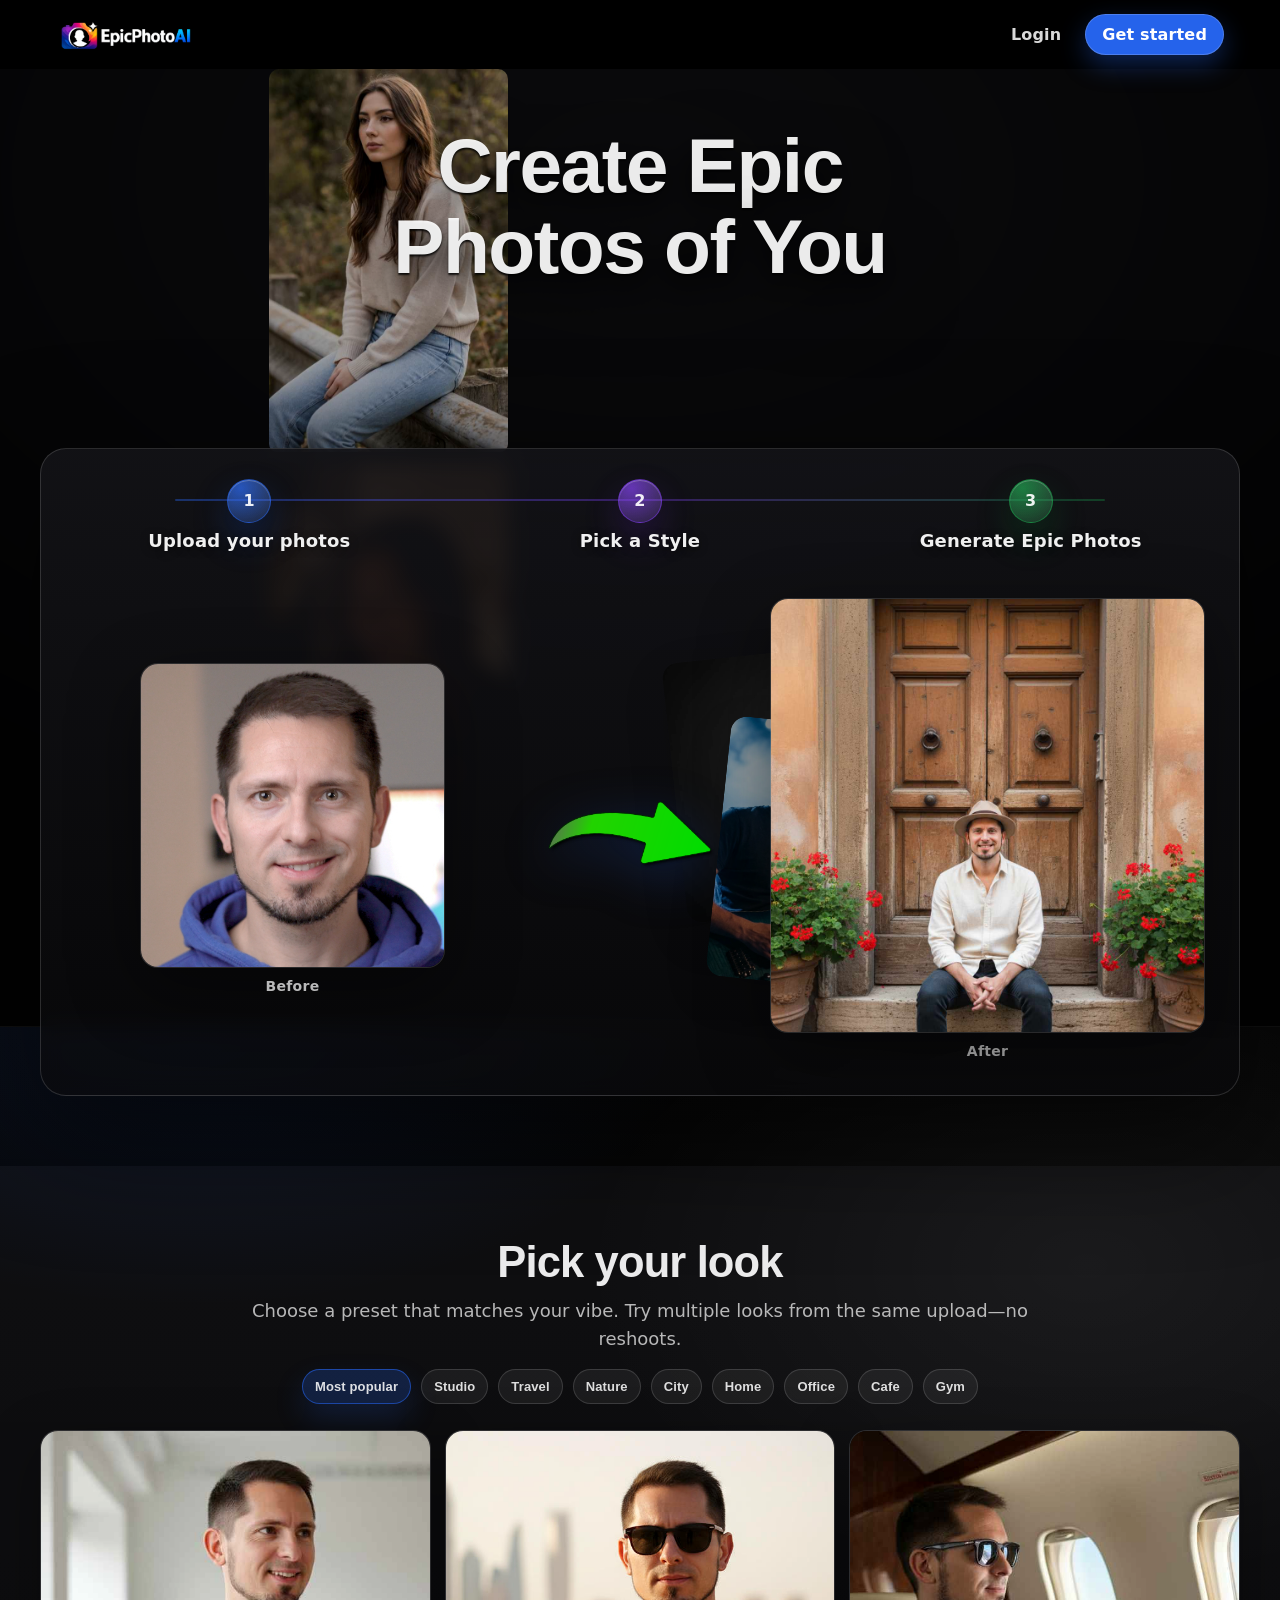
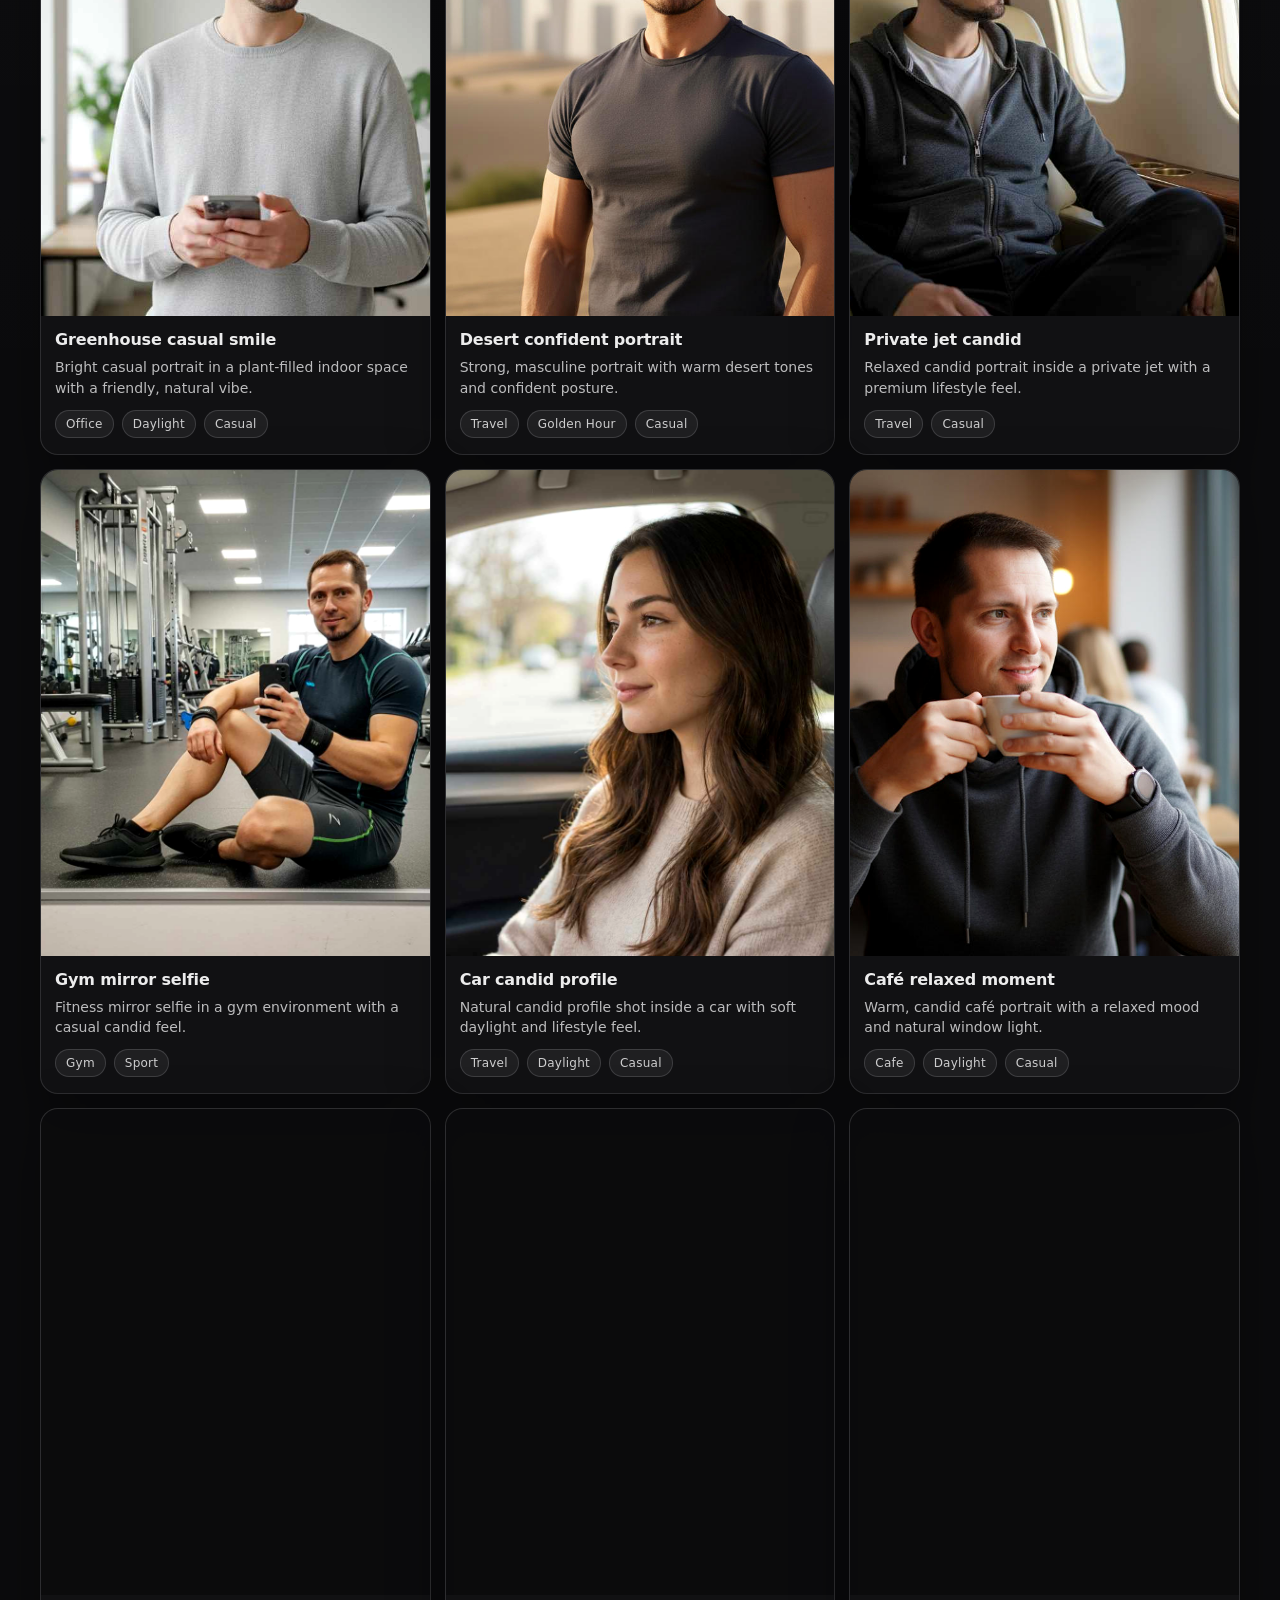
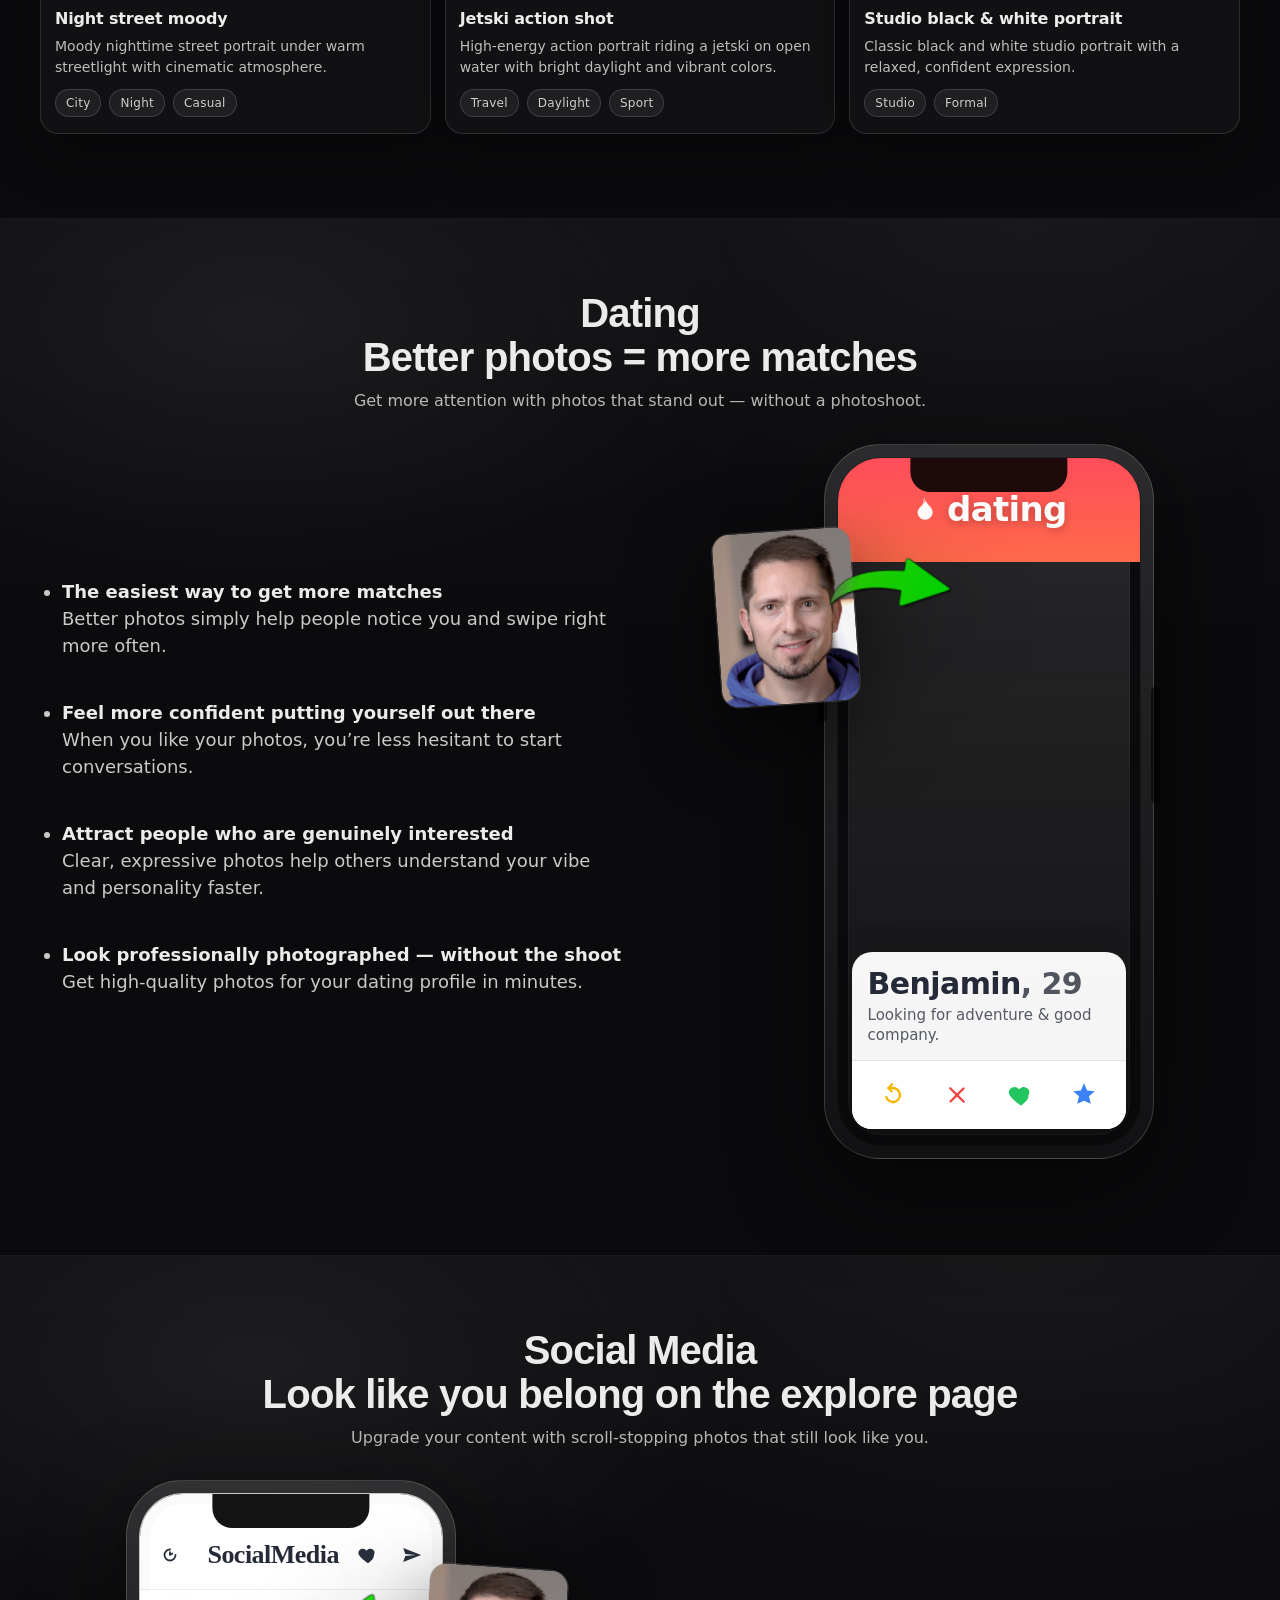
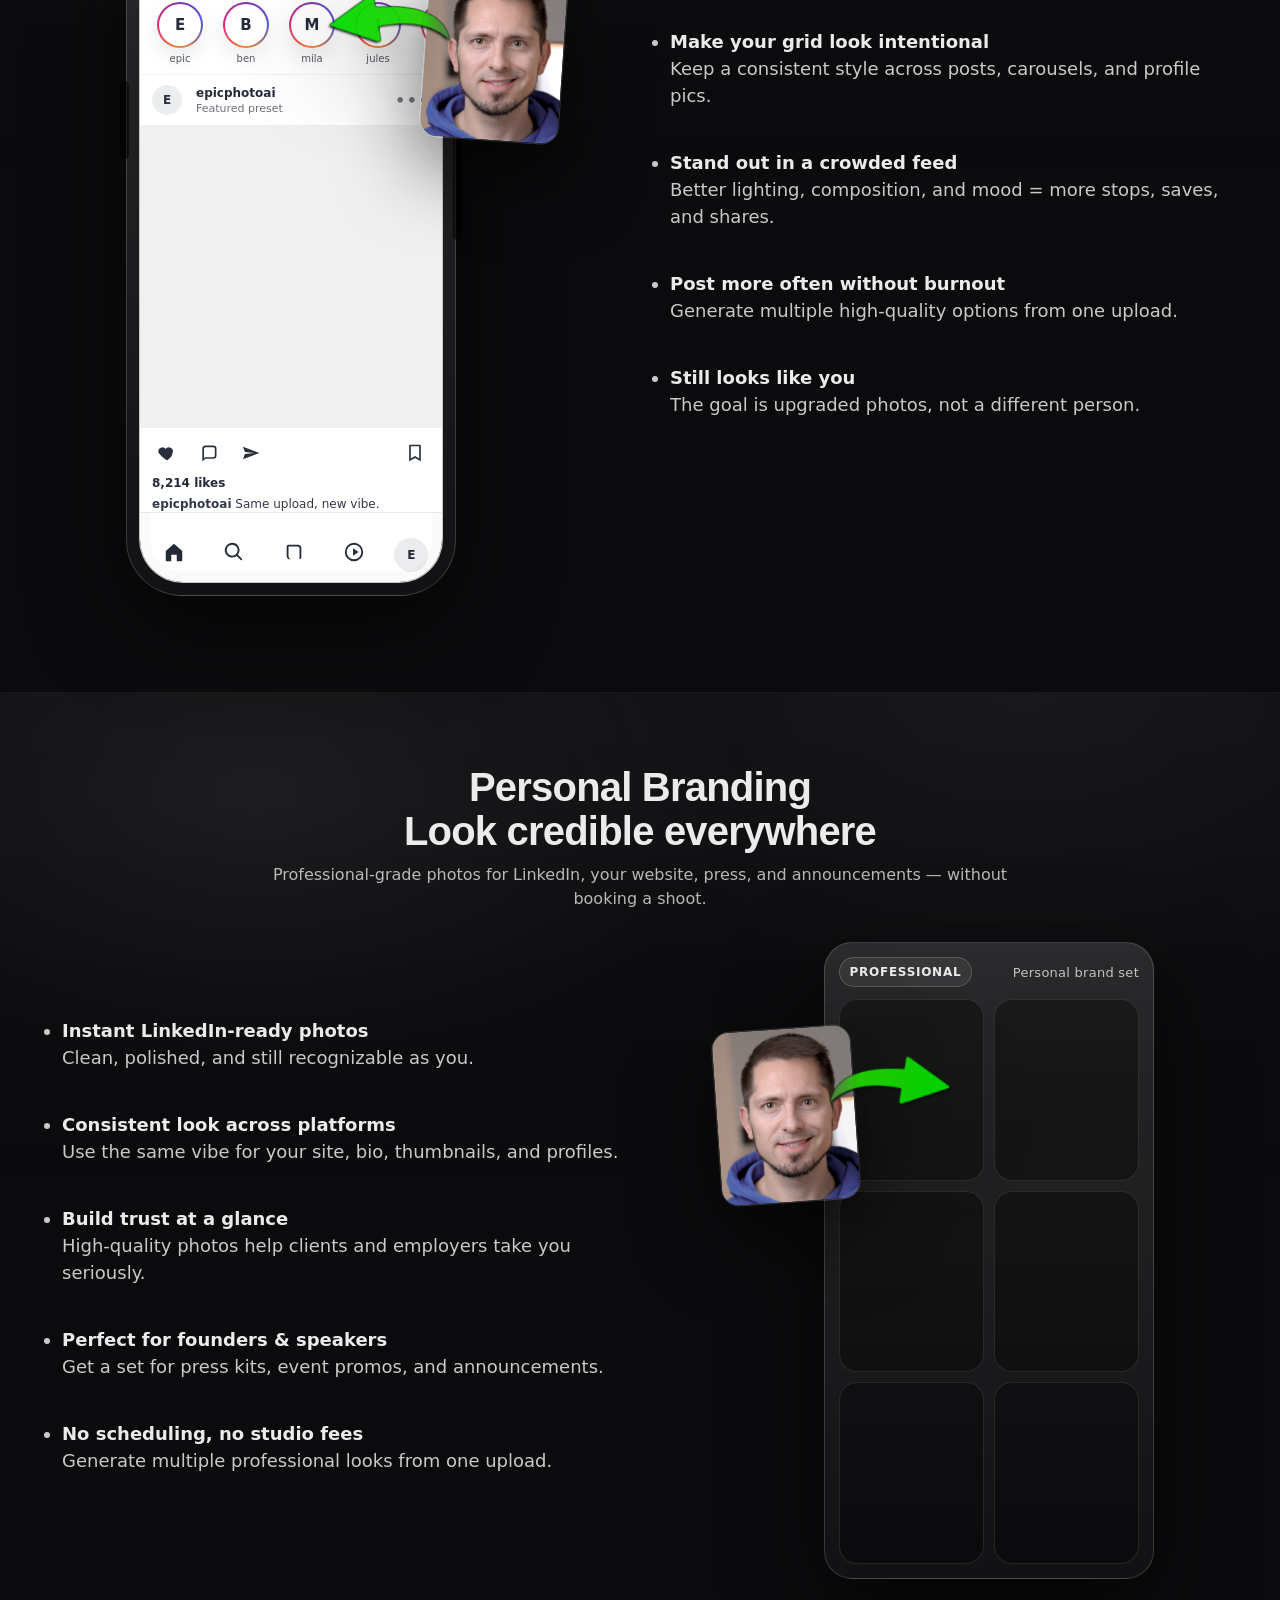
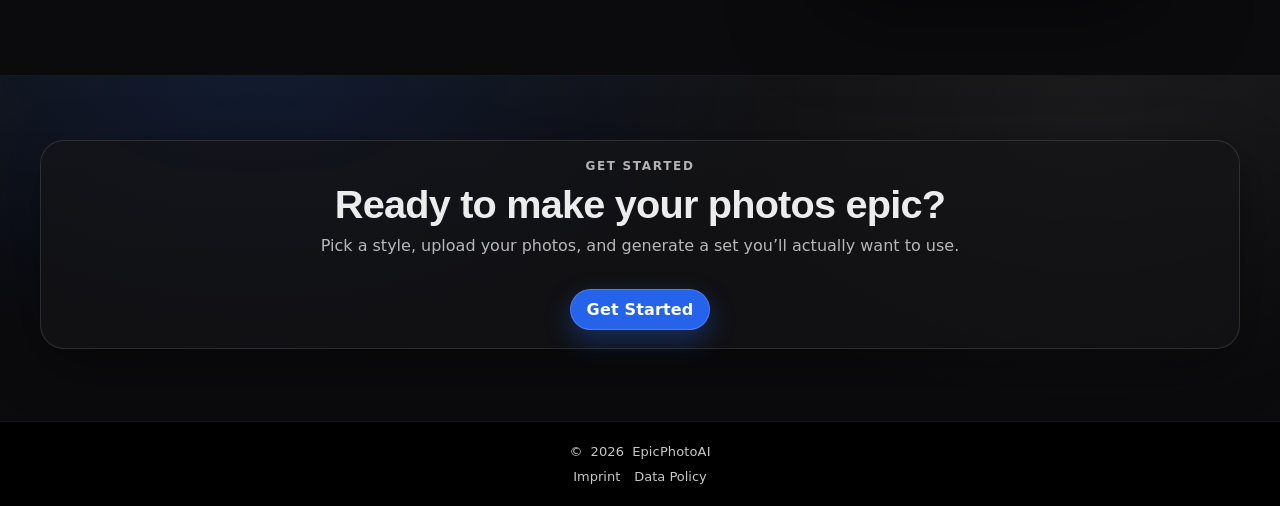
<file: index.html>
<!doctype html>
<html lang="en">
  <head>
    <meta charset="utf-8" />
    <meta name="viewport" content="width=device-width, initial-scale=1" />
    <title>EpicPhotoAI</title>
    <link rel="icon" href="./assets/favicon/favicon.svg" type="image/svg+xml" />
    <link rel="manifest" href="./assets/favicon/site.webmanifest" />
    <meta name="theme-color" content="#ffffff" />
    <link rel="stylesheet" href="./styles.css" />
  </head>
  <body>
    <header class="siteHeader">
      <nav class="siteHeader__inner" aria-label="Primary">
        <a class="siteHeader__logoLink" href="/" aria-label="Home">
          <img
            class="siteHeader__logo"
            src="./assets/logo_v2_200.png"
            alt="EpicPhotoAI logo"
            onerror="this.onerror=null;this.src='./assets/logo.svg';"
          />
        </a>
        <div class="siteHeader__nav">
          <a class="siteHeader__link" href="/app/">Login</a>
          <a class="btnPrimary" href="/app/">Get started</a>
        </div>
      </nav>
    </header>

    <main>
      <section class="teaser" aria-label="Teaser">
        <div class="teaser__media" aria-hidden="true">
          <div class="teaser__cols" data-teaser-cols></div>
          <div class="teaser__overlay"></div>
        </div>

        <div class="teaser__content">
          <h1 class="teaser__headline">Create Epic<br />Photos of You</h1>

          <div class="teaserDemo" aria-label="How it works">
            <ol class="teaserDemo__steps" aria-label="Steps">
              <li class="teaserDemo__step">
                <span class="teaserDemo__stepIcon" aria-hidden="true">
                  <svg width="20" height="20" viewBox="0 0 24 24" aria-hidden="true" focusable="false">
                    <path
                      fill="currentColor"
                      d="M11 16V8.83L8.41 11.41L7 10l5-5l5 5l-1.41 1.41L13 8.83V16zM5 20q-.83 0-1.41-.59T3 18v-3h2v3h14v-3h2v3q0 .83-.59 1.41T19 20z"
                    />
                  </svg>
                </span>
                <span class="teaserDemo__stepText">Upload your photos</span>
              </li>
              <li class="teaserDemo__step">
                <span class="teaserDemo__stepIcon" aria-hidden="true">
                  <svg width="20" height="20" viewBox="0 0 24 24" aria-hidden="true" focusable="false">
                    <path
                      fill="currentColor"
                      d="M12 2l1.8 6.2L20 10l-6.2 1.8L12 18l-1.8-6.2L4 10l6.2-1.8z"
                    />
                  </svg>
                </span>
                <span class="teaserDemo__stepText">Pick a Style</span>
              </li>
              <li class="teaserDemo__step">
                <span class="teaserDemo__stepIcon" aria-hidden="true">
                  <svg width="20" height="20" viewBox="0 0 24 24" aria-hidden="true" focusable="false">
                    <path
                      fill="currentColor"
                      d="M21 19V5q0-.83-.59-1.41T19 3H5q-.83 0-1.41.59T3 5v14q0 .83.59 1.41T5 21h14q.83 0 1.41-.59T21 19M5 5h14v9l-3.5-3.5l-3 3L9 10l-4 4zm0 14v-3l4-4l3.5 3.5l3-3L19 16v3z"
                    />
                  </svg>
                </span>
                <span class="teaserDemo__stepText">Generate Epic Photos</span>
              </li>
            </ol>

            <figure class="teaserDemo__figure teaserDemo__figure--before">
              <img
                class="teaserDemo__img"
                src="./assets/teaser/before.jpg"
                alt="Before photo example"
                loading="lazy"
                decoding="async"
                onerror="this.onerror=null;this.src='./assets/teaser/before.jpg';"
              />
              <figcaption class="teaserDemo__caption">Before</figcaption>
            </figure>

            <div class="teaserDemo__arrow" aria-hidden="true">
              <img
                class="teaserDemo__arrowImg"
                src="./assets/arrow.png"
                alt=""
                loading="lazy"
                decoding="async"
              />
            </div>

            <figure class="teaserDemo__figure teaserDemo__figure--after">
              <div class="teaserDemo__afterSlider" data-teaser-demo-stack aria-hidden="true">
                <div class="teaserDemo__afterBackWrap teaserDemo__afterBackWrap--a" aria-hidden="true">
                  <img
                    class="teaserDemo__img teaserDemo__afterBack"
                    data-teaser-demo-back-a
                    src="./assets/presets/preset_greenhouse_casual_smile.jpg"
                    alt=""
                    loading="eager"
                    decoding="async"
                  />
                </div>
                <div class="teaserDemo__afterBackWrap teaserDemo__afterBackWrap--b" aria-hidden="true">
                  <img
                    class="teaserDemo__img teaserDemo__afterBack"
                    data-teaser-demo-back-b
                    src="./assets/presets/preset_tropical_water_portrait.jpg"
                    alt=""
                    loading="lazy"
                    decoding="async"
                  />
                </div>

                <div class="teaserDemo__afterViewport" aria-hidden="true">
                  <div class="teaserDemo__afterTrack" data-teaser-demo-track>
                    <img
                      class="teaserDemo__img teaserDemo__afterSlide"
                      data-random-preset="true"
                      src="./assets/presets/preset_desert_confident_portrait.jpg"
                      alt=""
                      loading="eager"
                      decoding="async"
                    />
                    <img
                      class="teaserDemo__img teaserDemo__afterSlide"
                      data-random-preset="true"
                      src="./assets/presets/preset_private_jet_candid.jpg"
                      alt=""
                      loading="lazy"
                      decoding="async"
                    />
                    <img
                      class="teaserDemo__img teaserDemo__afterSlide"
                      data-random-preset="true"
                      src="./assets/presets/preset_studio_black_white_portrait.jpg"
                      alt=""
                      loading="lazy"
                      decoding="async"
                    />
                    <img
                      class="teaserDemo__img teaserDemo__afterSlide"
                      data-random-preset="true"
                      src="./assets/presets/preset_guitar_stage_moody.jpg"
                      alt=""
                      loading="lazy"
                      decoding="async"
                    />
                    <img
                      class="teaserDemo__img teaserDemo__afterSlide"
                      data-random-preset="true"
                      src="./assets/presets/preset_cafe_relaxed_moment.jpg"
                      alt=""
                      loading="lazy"
                      decoding="async"
                    />
                  </div>
                </div>
              </div>
              <figcaption class="teaserDemo__caption">After</figcaption>
            </figure>
          </div>
        </div>
      </section>

      <section class="styles" aria-labelledby="pick-your-look">
        <div class="styles__inner">
          <header class="styles__header">
            <h2 id="pick-your-look" class="styles__headline">Pick your look</h2>
            <p class="styles__subhead">
              Choose a preset that matches your vibe. Try multiple looks from the same upload—no reshoots.
            </p>
            <div
              class="styles__filters"
              data-style-filters
              role="group"
              aria-label="Preset categories"
            ></div>
          </header>

          <div
            class="styles__grid"
            data-styles-grid
            role="list"
            aria-label="Preset style examples"
          ></div>

        </div>
      </section>

      <section class="usecase" aria-label="Dating profile photos use case">
        <div class="usecase__inner">
          <header class="usecase__header">
            <h2 class="usecase__headline">Dating<br>Better photos = more matches</h2>
            <p class="usecase__subhead">
              Get more attention with photos that stand out — without a photoshoot.
            </p>
          </header>

          <div class="usecase__grid" role="list" aria-label="Selling points and dating app preview">
            <div class="usecase__selling" role="listitem" aria-label="Why EpicPhotoAI works for dating apps">
          
              <ul class="usecase__bullets" aria-label="Why EpicPhotoAI works for dating apps">
                <li>
                  <strong>The easiest way to get more matches</strong><br>
                  Better photos simply help people notice you and swipe right more often.
                </li>
                
                <li>
                  <strong>Feel more confident putting yourself out there</strong><br>
                  When you like your photos,
                  you&rsquo;re less hesitant to start conversations.
                </li>
                <li>
                  <strong>Attract people who are genuinely interested</strong> <br>
                  Clear, expressive photos help
                  others understand your vibe and personality faster.
                </li>
                <li>
                  <strong>Look professionally photographed &mdash; without the shoot</strong> <br>
                  Get high-quality photos for your dating profile in minutes.
                </li>
              </ul>
            </div>

            <div class="usecase__phone" role="listitem" aria-label="Dating app preview">
              <div class="usecaseVisual" aria-hidden="true">
                <img
                  class="usecaseVisual__before"
                  src="./assets/teaser/before.jpg"
                  alt=""
                  loading="lazy"
                  decoding="async"
                  onerror="this.onerror=null;this.src='./assets/teaser/before.jpg';"
                />
                <img class="usecaseVisual__arrow" src="./assets/arrow.png" alt="" loading="lazy" decoding="async" />

                <div class="usecaseVisual__main">
                  <div class="phoneMock" aria-hidden="true">
                    <div class="phoneMock__screen">
                      <div class="phoneMock__notch" aria-hidden="true"></div>

                  <header class="phoneMock__topbar" aria-label="App header">
                    <div class="phoneMock__brand" aria-label="dating">
                      <svg
                        class="phoneMock__brandIcon"
                        width="26"
                        height="26"
                        viewBox="0 0 24 24"
                        aria-hidden="true"
                        focusable="false"
                      >
                        <path
                          fill="currentColor"
                          d="M12.6 2.1c.3 3.2-1.1 5.1-2.7 6.6c-1.8 1.7-3.8 3.4-3.8 6.4c0 3.8 3.1 6.9 6.9 6.9s6.9-3.1 6.9-6.9c0-3.1-1.8-5-3.6-6.8c-1.1-1.1-2.1-2.2-2.4-3.9c-.8.7-1.6 1.4-2.3 2.1c-.3-1.7-.2-3.2 1-5.4z"
                        />
                      </svg>
                      <span class="phoneMock__brandText">dating</span>
                    </div>
                  </header>

                  <div class="phoneMock__photoWrap" aria-hidden="true">
                    <div class="phoneMock__likeBubbles" aria-hidden="true">
                      <span class="phoneMock__likeBubble phoneMock__likeBubble--a">LIKE</span>
                      <span class="phoneMock__likeBubble phoneMock__likeBubble--b">LIKE</span>
                      <span class="phoneMock__likeBubble phoneMock__likeBubble--c">LIKE</span>
                    </div>
                    <div class="phoneMock__slider" data-dating-slider>
                      <img
                        class="phoneMock__sliderImg phoneMock__sliderImg--next"
                        data-dating-next
                        src="./assets/presets/preset_private_jet_candid.jpg"
                        alt=""
                        loading="lazy"
                        decoding="async"
                      />
                      <img
                        class="phoneMock__sliderImg phoneMock__sliderImg--current"
                        data-dating-current
                        src="./assets/presets/preset_tropical_water_portrait.jpg"
                        alt=""
                        loading="lazy"
                        decoding="async"
                      />
                    </div>
                  </div>

                  <section class="phoneMock__card" aria-label="Profile card">
                    <div class="phoneMock__cardBody">
                      <div class="phoneMock__nameRow">
                        <span class="phoneMock__name">Benjamin</span><span class="phoneMock__age">, 29</span>
                      </div>
                      <p class="phoneMock__bio">Looking for adventure &amp; good company.</p>
                    </div>

                    <div class="phoneMock__actions" aria-label="Actions">
                      <span class="phoneMock__action phoneMock__action--rewind" aria-hidden="true">
                        <svg viewBox="0 0 24 24" width="28" height="28" focusable="false">
                          <path
                            fill="currentColor"
                            d="M12 5a7 7 0 1 1-6.7 9.2a1 1 0 1 1 1.9-.6A5 5 0 1 0 12 7h-1.6l1.3 1.3a1 1 0 0 1-1.4 1.4L6.6 6l3.7-3.7a1 1 0 1 1 1.4 1.4L10.4 5H12z"
                          />
                        </svg>
                      </span>
                      <span class="phoneMock__action phoneMock__action--nope" aria-hidden="true">
                        <svg viewBox="0 0 24 24" width="28" height="28" focusable="false">
                          <path
                            fill="currentColor"
                            d="M18.3 5.7a1 1 0 0 1 0 1.4L13.4 12l4.9 4.9a1 1 0 1 1-1.4 1.4L12 13.4l-4.9 4.9a1 1 0 0 1-1.4-1.4L10.6 12L5.7 7.1a1 1 0 1 1 1.4-1.4L12 10.6l4.9-4.9a1 1 0 0 1 1.4 0z"
                          />
                        </svg>
                      </span>
                      <span class="phoneMock__action phoneMock__action--like" aria-hidden="true">
                        <svg viewBox="0 0 24 24" width="28" height="28" focusable="false">
                          <path
                            fill="currentColor"
                            d="M12 21s-7.1-4.5-9.6-8.6C.5 9.1 2.3 5.8 5.8 5.3c2-.3 3.6.7 4.6 2c1-1.3 2.6-2.3 4.6-2c3.5.5 5.3 3.8 3.4 7.1C19.1 16.5 12 21 12 21z"
                          />
                        </svg>
                      </span>
                      <span class="phoneMock__action phoneMock__action--super" aria-hidden="true">
                        <svg viewBox="0 0 24 24" width="28" height="28" focusable="false">
                          <path
                            fill="currentColor"
                            d="M12 2l2.7 6.1l6.6.6l-5 4.3l1.5 6.4L12 16.9L6.2 19.4L7.7 13l-5-4.3l6.6-.6L12 2z"
                          />
                        </svg>
                      </span>
                    </div>
                  </section>
                    </div>
                  </div>
                </div>
              </div>
            </div>
          </div>
        </div>
      </section>

      <section class="usecase" aria-label="Social media photos use case">
        <div class="usecase__inner">
          <header class="usecase__header">
            <h2 class="usecase__headline">Social Media<br>Look like you belong on the explore page</h2>
            <p class="usecase__subhead">
              Upgrade your content with scroll-stopping photos that still look like you.
            </p>
          </header>

          <div class="usecase__grid" role="list" aria-label="Social media selling points and SocialMedia-style preview">
            <div class="usecase__phone" role="listitem" aria-label="SocialMedia-style preview">
              <div class="usecaseVisual usecaseVisual--beforeRight" aria-hidden="true">
                <img
                  class="usecaseVisual__before"
                  src="./assets/teaser/before.jpg"
                  alt=""
                  loading="lazy"
                  decoding="async"
                  onerror="this.onerror=null;this.src='./assets/teaser/before.jpg';"
                />
                <img class="usecaseVisual__arrow" src="./assets/arrow.png" alt="" loading="lazy" decoding="async" />

                <div class="usecaseVisual__main">
                  <div class="phoneMock phoneMock--ig" aria-hidden="true">
                    <div class="phoneMock__screen">
                      <div class="phoneMock__notch" aria-hidden="true"></div>

                  <header class="igMock__topbar" aria-label="App header">
                    <div class="igMock__icon" aria-hidden="true">
                      <svg viewBox="0 0 24 24" width="22" height="22" focusable="false">
                        <path
                          fill="currentColor"
                          d="M12 5a7 7 0 1 0 7 7a1 1 0 1 0-2 0a5 5 0 1 1-5-5a1 1 0 1 0 0-2zm0 3a1 1 0 0 1 1 1v1.2l.8-.5a1 1 0 1 1 1 1.7l-2.3 1.4a1 1 0 0 1-1.5-.9V9a1 1 0 0 1 1-1z"
                        />
                      </svg>
                    </div>
                    <div class="igMock__logo" aria-label="SocialMedia">SocialMedia</div>
                    <div class="igMock__actions" aria-hidden="true">
                      <span class="igMock__action">
                        <svg viewBox="0 0 24 24" width="22" height="22" focusable="false">
                          <path
                            fill="currentColor"
                            d="M12 21s-7.1-4.5-9.6-8.6C.5 9.1 2.3 5.8 5.8 5.3c2-.3 3.6.7 4.6 2c1-1.3 2.6-2.3 4.6-2c3.5.5 5.3 3.8 3.4 7.1C19.1 16.5 12 21 12 21z"
                          />
                        </svg>
                      </span>
                      <span class="igMock__action">
                        <svg viewBox="0 0 24 24" width="22" height="22" focusable="false">
                          <path
                            fill="currentColor"
                            d="M2.4 19.6L22 12L2.4 4.4l2.3 6.4L16 12L4.7 13.2l-2.3 6.4z"
                          />
                        </svg>
                      </span>
                    </div>
                  </header>

                  <div class="igMock__likeFx" aria-hidden="true">
                    <span class="igMock__heart igMock__heart--a" aria-hidden="true">
                      <svg viewBox="0 0 24 24" width="22" height="22" focusable="false">
                        <path
                          fill="currentColor"
                          d="M12 21s-7.1-4.5-9.6-8.6C.5 9.1 2.3 5.8 5.8 5.3c2-.3 3.6.7 4.6 2c1-1.3 2.6-2.3 4.6-2c3.5.5 5.3 3.8 3.4 7.1C19.1 16.5 12 21 12 21z"
                        />
                      </svg>
                    </span>
                    <span class="igMock__heart igMock__heart--b" aria-hidden="true">
                      <svg viewBox="0 0 24 24" width="20" height="20" focusable="false">
                        <path
                          fill="currentColor"
                          d="M12 21s-7.1-4.5-9.6-8.6C.5 9.1 2.3 5.8 5.8 5.3c2-.3 3.6.7 4.6 2c1-1.3 2.6-2.3 4.6-2c3.5.5 5.3 3.8 3.4 7.1C19.1 16.5 12 21 12 21z"
                        />
                      </svg>
                    </span>
                    <span class="igMock__heart igMock__heart--c" aria-hidden="true">
                      <svg viewBox="0 0 24 24" width="18" height="18" focusable="false">
                        <path
                          fill="currentColor"
                          d="M12 21s-7.1-4.5-9.6-8.6C.5 9.1 2.3 5.8 5.8 5.3c2-.3 3.6.7 4.6 2c1-1.3 2.6-2.3 4.6-2c3.5.5 5.3 3.8 3.4 7.1C19.1 16.5 12 21 12 21z"
                        />
                      </svg>
                    </span>
                  </div>

                  <div class="igMock__content" data-ig-feed aria-hidden="true">
                    <div class="igMock__stories" aria-label="Stories">
                      <div class="igMock__story"><span class="igMock__avatar">E</span><span class="igMock__storyName">epic</span></div>
                      <div class="igMock__story"><span class="igMock__avatar">B</span><span class="igMock__storyName">ben</span></div>
                      <div class="igMock__story"><span class="igMock__avatar">M</span><span class="igMock__storyName">mila</span></div>
                      <div class="igMock__story"><span class="igMock__avatar">J</span><span class="igMock__storyName">jules</span></div>
                      <div class="igMock__story"><span class="igMock__avatar">K</span><span class="igMock__storyName">kai</span></div>
                      <div class="igMock__story"><span class="igMock__avatar">S</span><span class="igMock__storyName">sara</span></div>
                    </div>

                    <article class="igMock__post">
                      <header class="igMock__postHeader">
                        <span class="igMock__postAvatar" aria-hidden="true">E</span>
                        <div class="igMock__postMeta">
                          <div class="igMock__postUser">epicphotoai</div>
                          <div class="igMock__postSub">Featured preset</div>
                        </div>
                        <span class="igMock__dots" aria-hidden="true">•••</span>
                      </header>
                      <img class="igMock__postImg" src="./assets/presets/preset_travel_doorway_portrait.jpg" alt="" loading="lazy" decoding="async" />
                      <div class="igMock__postActions" aria-hidden="true">
                        <span class="igMock__postAction">
                          <svg viewBox="0 0 24 24" width="20" height="20" focusable="false">
                            <path
                              fill="currentColor"
                              d="M12 21s-7.1-4.5-9.6-8.6C.5 9.1 2.3 5.8 5.8 5.3c2-.3 3.6.7 4.6 2c1-1.3 2.6-2.3 4.6-2c3.5.5 5.3 3.8 3.4 7.1C19.1 16.5 12 21 12 21z"
                            />
                          </svg>
                        </span>
                        <span class="igMock__postAction">
                          <svg viewBox="0 0 24 24" width="20" height="20" focusable="false">
                            <path
                              fill="currentColor"
                              d="M21 15a4 4 0 0 1-4 4H8l-4 3V7a4 4 0 0 1 4-4h9a4 4 0 0 1 4 4v8zm-4 2a2 2 0 0 0 2-2V7a2 2 0 0 0-2-2H8a2 2 0 0 0-2 2v11.2L7.6 17H17z"
                            />
                          </svg>
                        </span>
                        <span class="igMock__postAction">
                          <svg viewBox="0 0 24 24" width="20" height="20" focusable="false">
                            <path
                              fill="currentColor"
                              d="M2.4 19.6L22 12L2.4 4.4l2.3 6.4L16 12L4.7 13.2l-2.3 6.4z"
                            />
                          </svg>
                        </span>
                        <span class="igMock__postAction igMock__postAction--right">
                          <svg viewBox="0 0 24 24" width="20" height="20" focusable="false">
                            <path
                              fill="currentColor"
                              d="M6 2h12a1 1 0 0 1 1 1v19l-7-4l-7 4V3a1 1 0 0 1 1-1zm1 2v14.6l5-2.9l5 2.9V4H7z"
                            />
                          </svg>
                        </span>
                      </div>
                      <div class="igMock__postText">
                        <div class="igMock__likes"><strong>8,214 likes</strong></div>
                        <div class="igMock__caption"><strong>epicphotoai</strong> Same upload, new vibe. #preset #portrait</div>
                        <div class="igMock__time">2 HOURS AGO</div>
                      </div>
                    </article>

                    <article class="igMock__post">
                      <header class="igMock__postHeader">
                        <span class="igMock__postAvatar igMock__postAvatar--alt" aria-hidden="true">B</span>
                        <div class="igMock__postMeta">
                          <div class="igMock__postUser">benjamin</div>
                          <div class="igMock__postSub">New post</div>
                        </div>
                        <span class="igMock__dots" aria-hidden="true">•••</span>
                      </header>
                      <img class="igMock__postImg" src="./assets/presets/preset_guitar_stage_moody.jpg" alt="" loading="lazy" decoding="async" />
                      <div class="igMock__postActions" aria-hidden="true">
                        <span class="igMock__postAction">
                          <svg viewBox="0 0 24 24" width="20" height="20" focusable="false">
                            <path
                              fill="currentColor"
                              d="M12 21s-7.1-4.5-9.6-8.6C.5 9.1 2.3 5.8 5.8 5.3c2-.3 3.6.7 4.6 2c1-1.3 2.6-2.3 4.6-2c3.5.5 5.3 3.8 3.4 7.1C19.1 16.5 12 21 12 21z"
                            />
                          </svg>
                        </span>
                        <span class="igMock__postAction">
                          <svg viewBox="0 0 24 24" width="20" height="20" focusable="false">
                            <path
                              fill="currentColor"
                              d="M21 15a4 4 0 0 1-4 4H8l-4 3V7a4 4 0 0 1 4-4h9a4 4 0 0 1 4 4v8zm-4 2a2 2 0 0 0 2-2V7a2 2 0 0 0-2-2H8a2 2 0 0 0-2 2v11.2L7.6 17H17z"
                            />
                          </svg>
                        </span>
                        <span class="igMock__postAction">
                          <svg viewBox="0 0 24 24" width="20" height="20" focusable="false">
                            <path
                              fill="currentColor"
                              d="M2.4 19.6L22 12L2.4 4.4l2.3 6.4L16 12L4.7 13.2l-2.3 6.4z"
                            />
                          </svg>
                        </span>
                        <span class="igMock__postAction igMock__postAction--right">
                          <svg viewBox="0 0 24 24" width="20" height="20" focusable="false">
                            <path
                              fill="currentColor"
                              d="M6 2h12a1 1 0 0 1 1 1v19l-7-4l-7 4V3a1 1 0 0 1 1-1zm1 2v14.6l5-2.9l5 2.9V4H7z"
                            />
                          </svg>
                        </span>
                      </div>
                      <div class="igMock__postText">
                        <div class="igMock__likes"><strong>3,102 likes</strong></div>
                        <div class="igMock__caption"><strong>benjamin</strong> Fresh set for my next carousel. #creator</div>
                        <div class="igMock__time">YESTERDAY</div>
                      </div>
                    </article>
                  </div>

                  <nav class="igMock__bottomNav" aria-label="Bottom navigation">
                    <span class="igMock__navIcon" aria-hidden="true">
                      <svg viewBox="0 0 24 24" width="22" height="22" focusable="false">
                        <path fill="currentColor" d="M12 3l9 8v10a1 1 0 0 1-1 1h-5v-7H9v7H4a1 1 0 0 1-1-1V11l9-8z" />
                      </svg>
                    </span>
                    <span class="igMock__navIcon" aria-hidden="true">
                      <svg viewBox="0 0 24 24" width="22" height="22" focusable="false">
                        <path fill="currentColor" d="M10 2a8 8 0 1 0 4.9 14.3l4.4 4.4a1 1 0 0 0 1.4-1.4l-4.4-4.4A8 8 0 0 0 10 2zm0 2a6 6 0 1 1 0 12a6 6 0 0 1 0-12z" />
                      </svg>
                    </span>
                    <span class="igMock__navIcon" aria-hidden="true">
                      <svg viewBox="0 0 24 24" width="22" height="22" focusable="false">
                        <path fill="currentColor" d="M4 6a2 2 0 0 1 2-2h10a4 4 0 0 1 4 4v10a2 2 0 0 1-2 2H8a4 4 0 0 1-4-4V6zm4 14h10a0 0 0 0 0 0 0V8a2 2 0 0 0-2-2H6a0 0 0 0 0 0 0v10a4 4 0 0 0 4 4z" />
                      </svg>
                    </span>
                    <span class="igMock__navIcon" aria-hidden="true">
                      <svg viewBox="0 0 24 24" width="22" height="22" focusable="false">
                        <path fill="currentColor" d="M12 2a10 10 0 1 0 10 10A10 10 0 0 0 12 2zm0 2a8 8 0 0 1 8 8a8 8 0 0 1-8 8a8 8 0 0 1-8-8a8 8 0 0 1 8-8zm-1 4l6 4l-6 4V8z" />
                      </svg>
                    </span>
                    <span class="igMock__navIcon igMock__navIcon--avatar" aria-hidden="true">E</span>
                  </nav>
                    </div>
                  </div>
                </div>
              </div>
            </div>

            <div class="usecase__selling" role="listitem" aria-label="Why EpicPhotoAI works for social media">
              <ul class="usecase__bullets" aria-label="Why EpicPhotoAI works for social media">
                <li>
                  <strong>Make your grid look intentional</strong><br>
                  Keep a consistent style across posts, carousels, and profile pics.
                </li>
                <li>
                  <strong>Stand out in a crowded feed</strong><br>
                  Better lighting, composition, and mood = more stops, saves, and shares.
                </li>
                <li>
                  <strong>Post more often without burnout</strong><br>
                  Generate multiple high-quality options from one upload.
                </li>
                <li>
                  <strong>Still looks like you</strong><br>
                  The goal is upgraded photos, not a different person.
                </li>
              </ul>
            </div>
          </div>
        </div>
      </section>

      <section class="usecase" aria-label="Personal branding photos use case">
        <div class="usecase__inner">
          <header class="usecase__header">
            <h2 class="usecase__headline">Personal Branding<br>Look credible everywhere</h2>
            <p class="usecase__subhead">
              Professional-grade photos for LinkedIn, your website, press, and announcements — without booking a shoot.
            </p>
          </header>

          <div class="usecase__grid" role="list" aria-label="Personal branding selling points and professional photo preview">
            <div class="usecase__selling" role="listitem" aria-label="Why EpicPhotoAI works for personal branding">
              <ul class="usecase__bullets" aria-label="Why EpicPhotoAI works for personal branding">
                <li>
                  <strong>Instant LinkedIn-ready photos</strong><br>
                  Clean, polished, and still recognizable as you.
                </li>
                <li>
                  <strong>Consistent look across platforms</strong><br>
                  Use the same vibe for your site, bio, thumbnails, and profiles.
                </li>
                <li>
                  <strong>Build trust at a glance</strong><br>
                  High-quality photos help clients and employers take you seriously.
                </li>
                <li>
                  <strong>Perfect for founders &amp; speakers</strong><br>
                  Get a set for press kits, event promos, and announcements.
                </li>
                <li>
                  <strong>No scheduling, no studio fees</strong><br>
                  Generate multiple professional looks from one upload.
                </li>
              </ul>
            </div>

            <div class="usecase__phone" role="listitem" aria-label="Professional photo examples">
              <div class="usecaseVisual" aria-hidden="true">
                <img
                  class="usecaseVisual__before"
                  src="./assets/teaser/before.jpg"
                  alt=""
                  loading="lazy"
                  decoding="async"
                  onerror="this.onerror=null;this.src='./assets/teaser/before.jpg';"
                />
                <img class="usecaseVisual__arrow" src="./assets/arrow.png" alt="" loading="lazy" decoding="async" />

                <div class="usecaseVisual__main">
                  <div class="brandGallery" data-brand-gallery>
                    <div class="brandGallery__top" aria-hidden="true">
                      <span class="brandGallery__pill">Professional</span>
                      <span class="brandGallery__topText">Personal brand set</span>
                    </div>
                    <div class="brandGallery__grid">
                      <img
                        class="brandGallery__img"
                        data-brand-img
                        src="./assets/presets/preset_studio_black_white_portrait.jpg"
                        alt="Professional photo example"
                        loading="lazy"
                        decoding="async"
                      />
                      <img
                        class="brandGallery__img"
                        data-brand-img
                        src="./assets/presets/preset_conference_speaker_stage.jpg"
                        alt="Professional photo example"
                        loading="lazy"
                        decoding="async"
                      />
                      <img
                        class="brandGallery__img"
                        data-brand-img
                        src="./assets/presets/preset_cafe_relaxed_moment.jpg"
                        alt="Professional photo example"
                        loading="lazy"
                        decoding="async"
                      />
                      <img
                        class="brandGallery__img"
                        data-brand-img
                        src="./assets/presets/preset_studio_black_white_portrait.jpg"
                        alt="Professional photo example"
                        loading="lazy"
                        decoding="async"
                      />
                      <img
                        class="brandGallery__img"
                        data-brand-img
                        src="./assets/presets/preset_conference_speaker_stage.jpg"
                        alt="Professional photo example"
                        loading="lazy"
                        decoding="async"
                      />
                      <img
                        class="brandGallery__img"
                        data-brand-img
                        src="./assets/presets/preset_cafe_relaxed_moment.jpg"
                        alt="Professional photo example"
                        loading="lazy"
                        decoding="async"
                      />
                    </div>
                  </div>
                </div>
              </div>
            </div>
          </div>
        </div>
      </section>
    </main>

    <section id="get-started" class="getStarted" aria-labelledby="get-started-title">
      <div class="getStarted__inner">
        <div class="getStarted__card">
          <div class="getStarted__content">
            <p class="getStarted__eyebrow">Get started</p>
            <h2 id="get-started-title" class="getStarted__title">Ready to make your photos epic?</h2>
            <p class="getStarted__lead">
              Pick a style, upload your photos, and generate a set you’ll actually want to use.
            </p>

          </div>

          <div class="getStarted__actions" aria-label="Get started actions">
            <a class="btnPrimary" href="/app/">Get Started</a>
          </div>
        </div>
      </div>
    </section>

    <footer class="siteFooter" aria-label="Footer">
      <div class="siteFooter__inner">
        <div class="siteFooter__brand">
          <span class="siteFooter__copyright">©</span>
          <span id="js-year" class="siteFooter__year" aria-label="Current year"></span>
          <span class="siteFooter__name">EpicPhotoAI</span>
        </div>
        <nav class="siteFooter__links" aria-label="Legal">
          <a class="siteFooter__link" href="./imprint.html">Imprint</a>
          <a class="siteFooter__link" href="./data-policy.html">Data Policy</a>
        </nav>
      </div>
    </footer>

    <script src="./js/index.js" defer></script>
  </body>
</html>
</file>
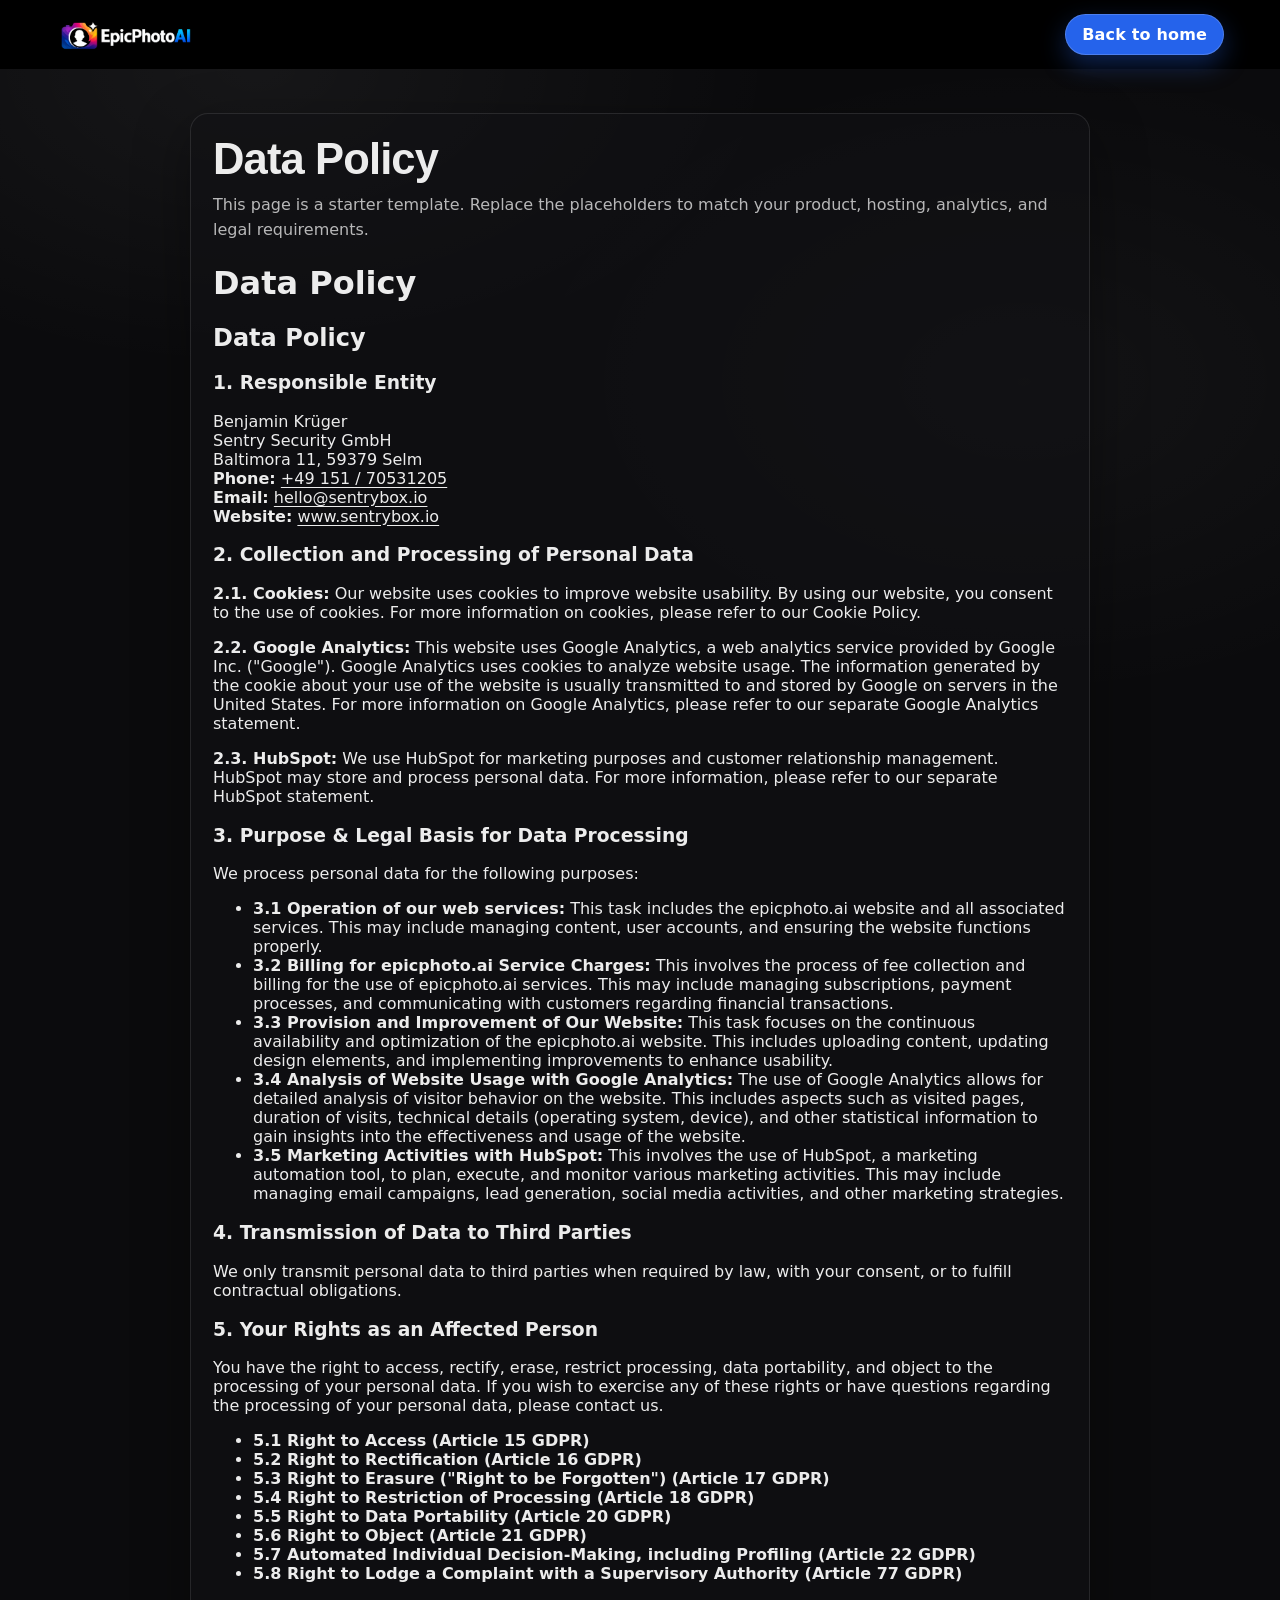
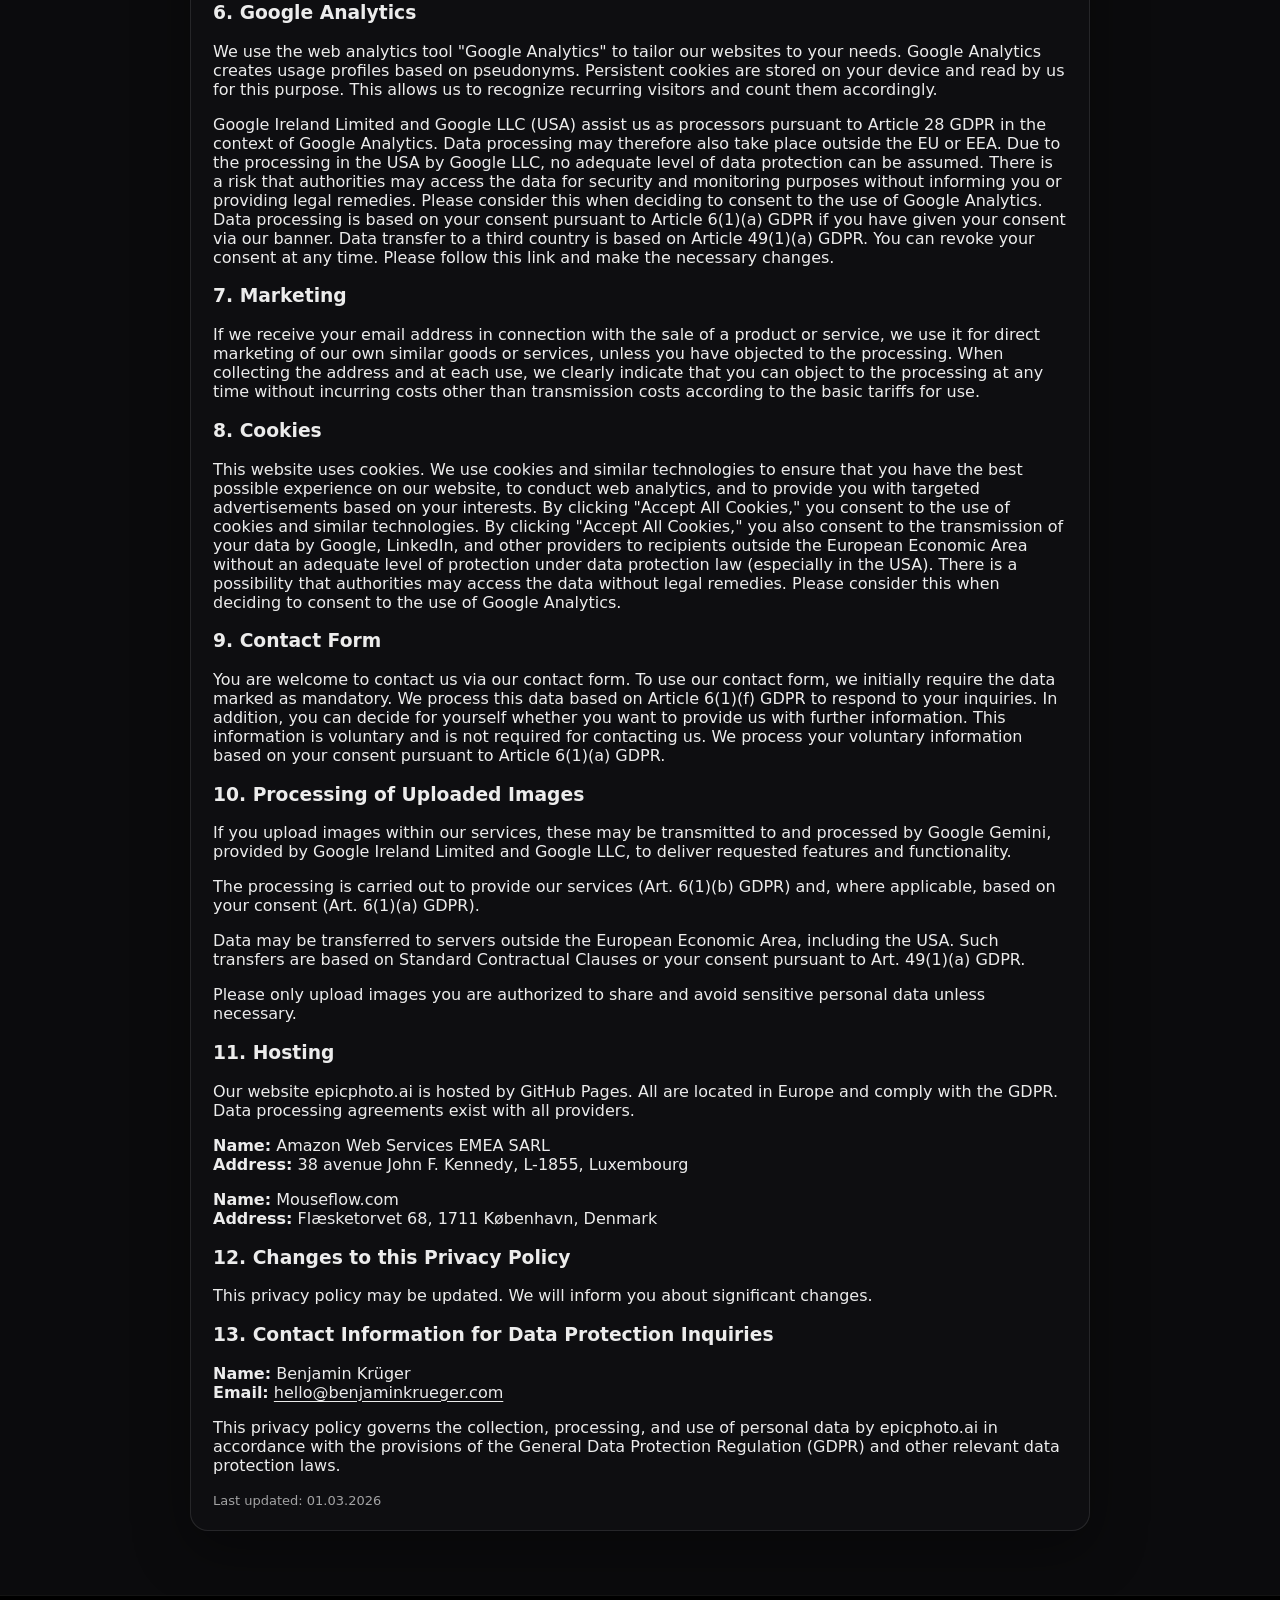
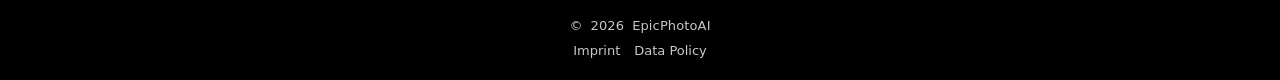
<file: data-policy.html>
<!doctype html>
<html lang="en">
  <head>
    <meta charset="utf-8" />
    <meta name="viewport" content="width=device-width, initial-scale=1" />
    <title>Data Policy • EpicPhotoAI</title>
    <link rel="stylesheet" href="./styles.css" />
  </head>
  <body>
    <header class="siteHeader">
      <nav class="siteHeader__inner" aria-label="Primary">
        <a class="siteHeader__logoLink" href="./index.html" aria-label="Home">
          <img
            class="siteHeader__logo"
            src="./assets/logo_v2_200.png"
            alt="EpicPhotoAI logo"
            onerror="this.onerror=null;this.src='./assets/logo.svg';"
          />
        </a>
        <div class="siteHeader__nav">
          <a class="btnPrimary" href="./index.html">Back to home</a>
        </div>
      </nav>
    </header>

    <main class="legalPage">
      <div class="legalPage__inner">
        <h1 class="legalPage__title">Data Policy</h1>
        <p class="legalPage__lead">
          This page is a starter template. Replace the placeholders to match your product,
          hosting, analytics, and legal requirements.
        </p>

        <h1 class="section__title section__title--hero">Data Policy</h1>

        <h2 class="policy__title">Data Policy</h2>

        <h3 class="policy__section-title">1. Responsible Entity</h3>
        <p class="policy__block">
          Benjamin Krüger<br />
          Sentry Security GmbH<br />
          Baltimora 11, 59379 Selm<br />
          <strong>Phone:</strong> <a class="text-link" href="tel:+4915170531205">+49 151 / 70531205</a><br />
          <strong>Email:</strong> <a class="text-link" href="mailto:hello@sentrybox.io">hello@sentrybox.io</a><br />
          <strong>Website:</strong> <a class="text-link" href="https://www.sentrybox.io" target="_blank" rel="noreferrer noopener">www.sentrybox.io</a>
        </p>

        <h3 class="policy__section-title">2. Collection and Processing of Personal Data</h3>
        <p class="policy__block">
          <strong>2.1. Cookies:</strong> Our website uses cookies to improve website usability. By using our website, you consent to the use of cookies.
          For more information on cookies, please refer to our Cookie Policy.
        </p>
        <p class="policy__block">
          <strong>2.2. Google Analytics:</strong> This website uses Google Analytics, a web analytics service provided by Google Inc. ("Google").
          Google Analytics uses cookies to analyze website usage. The information generated by the cookie about your use of the website is usually transmitted to
          and stored by Google on servers in the United States. For more information on Google Analytics, please refer to our separate Google Analytics statement.
        </p>
        <p class="policy__block">
          <strong>2.3. HubSpot:</strong> We use HubSpot for marketing purposes and customer relationship management. HubSpot may store and process personal data.
          For more information, please refer to our separate HubSpot statement.
        </p>

        <h3 class="policy__section-title">3. Purpose &amp; Legal Basis for Data Processing</h3>
        <p class="policy__block">We process personal data for the following purposes:</p>
        <ul class="policy__list">
          <li><strong>3.1 Operation of our web services:</strong> This task includes the epicphoto.ai website and all associated services. This may include managing content, user accounts, and ensuring the website functions properly.</li>
          <li><strong>3.2 Billing for epicphoto.ai Service Charges:</strong> This involves the process of fee collection and billing for the use of epicphoto.ai services. This may include managing subscriptions, payment processes, and communicating with customers regarding financial transactions.</li>
          <li><strong>3.3 Provision and Improvement of Our Website:</strong> This task focuses on the continuous availability and optimization of the epicphoto.ai website. This includes uploading content, updating design elements, and implementing improvements to enhance usability.</li>
          <li><strong>3.4 Analysis of Website Usage with Google Analytics:</strong> The use of Google Analytics allows for detailed analysis of visitor behavior on the website. This includes aspects such as visited pages, duration of visits, technical details (operating system, device), and other statistical information to gain insights into the effectiveness and usage of the website.</li>
          <li><strong>3.5 Marketing Activities with HubSpot:</strong> This involves the use of HubSpot, a marketing automation tool, to plan, execute, and monitor various marketing activities. This may include managing email campaigns, lead generation, social media activities, and other marketing strategies.</li>
        </ul>

        <h3 class="policy__section-title">4. Transmission of Data to Third Parties</h3>
        <p class="policy__block">
          We only transmit personal data to third parties when required by law, with your consent, or to fulfill contractual obligations.
        </p>

        <h3 class="policy__section-title">5. Your Rights as an Affected Person</h3>
        <p class="policy__block">
          You have the right to access, rectify, erase, restrict processing, data portability, and object to the processing of your personal data.
          If you wish to exercise any of these rights or have questions regarding the processing of your personal data, please contact us.
        </p>
        <ul class="policy__list">
          <li><strong>5.1 Right to Access (Article 15 GDPR)</strong></li>
          <li><strong>5.2 Right to Rectification (Article 16 GDPR)</strong></li>
          <li><strong>5.3 Right to Erasure ("Right to be Forgotten") (Article 17 GDPR)</strong></li>
          <li><strong>5.4 Right to Restriction of Processing (Article 18 GDPR)</strong></li>
          <li><strong>5.5 Right to Data Portability (Article 20 GDPR)</strong></li>
          <li><strong>5.6 Right to Object (Article 21 GDPR)</strong></li>
          <li><strong>5.7 Automated Individual Decision-Making, including Profiling (Article 22 GDPR)</strong></li>
          <li><strong>5.8 Right to Lodge a Complaint with a Supervisory Authority (Article 77 GDPR)</strong></li>
        </ul>

        <h3 class="policy__section-title">6. Google Analytics</h3>
        <p class="policy__block">
          We use the web analytics tool "Google Analytics" to tailor our websites to your needs. Google Analytics creates usage profiles based on pseudonyms.
          Persistent cookies are stored on your device and read by us for this purpose. This allows us to recognize recurring visitors and count them accordingly.
        </p>
        <p class="policy__block">
          Google Ireland Limited and Google LLC (USA) assist us as processors pursuant to Article 28 GDPR in the context of Google Analytics.
          Data processing may therefore also take place outside the EU or EEA. Due to the processing in the USA by Google LLC, no adequate level of data protection can be assumed.
          There is a risk that authorities may access the data for security and monitoring purposes without informing you or providing legal remedies.
          Please consider this when deciding to consent to the use of Google Analytics.
          Data processing is based on your consent pursuant to Article 6(1)(a) GDPR if you have given your consent via our banner.
          Data transfer to a third country is based on Article 49(1)(a) GDPR.
          You can revoke your consent at any time. Please follow this link and make the necessary changes.
        </p>

        <h3 class="policy__section-title">7. Marketing</h3>
        <p class="policy__block">
          If we receive your email address in connection with the sale of a product or service, we use it for direct marketing of our own similar goods or services,
          unless you have objected to the processing. When collecting the address and at each use, we clearly indicate that you can object to the processing at any time
          without incurring costs other than transmission costs according to the basic tariffs for use.
        </p>

        <h3 class="policy__section-title">8. Cookies</h3>
        <p class="policy__block">
          This website uses cookies. We use cookies and similar technologies to ensure that you have the best possible experience on our website, to conduct web analytics,
          and to provide you with targeted advertisements based on your interests. By clicking "Accept All Cookies," you consent to the use of cookies and similar technologies.
          By clicking "Accept All Cookies," you also consent to the transmission of your data by Google, LinkedIn, and other providers to recipients outside the European Economic Area
          without an adequate level of protection under data protection law (especially in the USA). There is a possibility that authorities may access the data without legal remedies.
          Please consider this when deciding to consent to the use of Google Analytics.
        </p>

        <h3 class="policy__section-title">9. Contact Form</h3>
        <p class="policy__block">
          You are welcome to contact us via our contact form. To use our contact form, we initially require the data marked as mandatory.
          We process this data based on Article 6(1)(f) GDPR to respond to your inquiries. In addition, you can decide for yourself whether you want to provide us with further information.
          This information is voluntary and is not required for contacting us. We process your voluntary information based on your consent pursuant to Article 6(1)(a) GDPR.
        </p>

        <h3 class="policy__section-title">10. Processing of Uploaded Images</h3>
                
        <p class="policy__block">
          If you upload images within our services, these may be transmitted to and processed by Google Gemini, provided by Google Ireland Limited and Google LLC, to deliver requested features and functionality.
        </p>
        <p class="policy__block">
          The processing is carried out to provide our services (Art. 6(1)(b) GDPR) and, where applicable, based on your consent (Art. 6(1)(a) GDPR).
        </p>
        <p class="policy__block">
          Data may be transferred to servers outside the European Economic Area, including the USA. Such transfers are based on Standard Contractual Clauses or your consent pursuant to Art. 49(1)(a) GDPR.
        </p>
        <p class="policy__block">          
          Please only upload images you are authorized to share and avoid sensitive personal data unless necessary.
        </p>

        <h3 class="policy__section-title">11. Hosting</h3>
        <p class="policy__block">
          Our website epicphoto.ai is hosted by GitHub Pages. 
          All are located in Europe and comply with the GDPR. Data processing agreements exist with all providers.
        </p>
        <p class="policy__block">
          <strong>Name:</strong> Amazon Web Services EMEA SARL<br />
          <strong>Address:</strong> 38 avenue John F. Kennedy, L-1855, Luxembourg
        </p>
        <p class="policy__block">
          <strong>Name:</strong> Mouseflow.com<br />
          <strong>Address:</strong> Flæsketorvet 68, 1711 København, Denmark
        </p>

        <h3 class="policy__section-title">12. Changes to this Privacy Policy</h3>
        <p class="policy__block">This privacy policy may be updated. We will inform you about significant changes.</p>

        <h3 class="policy__section-title">13. Contact Information for Data Protection Inquiries</h3>
        <p class="policy__block">
          <strong>Name:</strong> Benjamin Krüger<br />
          <strong>Email:</strong> <a class="text-link" href="mailto:hello@benjaminkrueger.com">hello@benjaminkrueger.com</a>
        </p>

        <p class="policy__block">
          This privacy policy governs the collection, processing, and use of personal data by epicphoto.ai in accordance with the provisions of the General Data Protection Regulation (GDPR)
          and other relevant data protection laws.
        </p>

        <p class="legalPage__meta">
          Last updated: 01.03.2026
        </p>
      </div>
    </main>

    <footer class="siteFooter" aria-label="Footer">
      <div class="siteFooter__inner">
        <div class="siteFooter__brand">
          <span class="siteFooter__copyright">©</span>
          <span id="js-year" class="siteFooter__year" aria-label="Current year"></span>
          <span class="siteFooter__name">EpicPhotoAI</span>
        </div>
        <nav class="siteFooter__links" aria-label="Legal">
          <a class="siteFooter__link" href="./imprint.html">Imprint</a>
          <a class="siteFooter__link" href="./data-policy.html" aria-current="page">Data Policy</a>
        </nav>
      </div>
    </footer>

    <script src="./js/site.js" defer></script>
  </body>
</html>
</file>
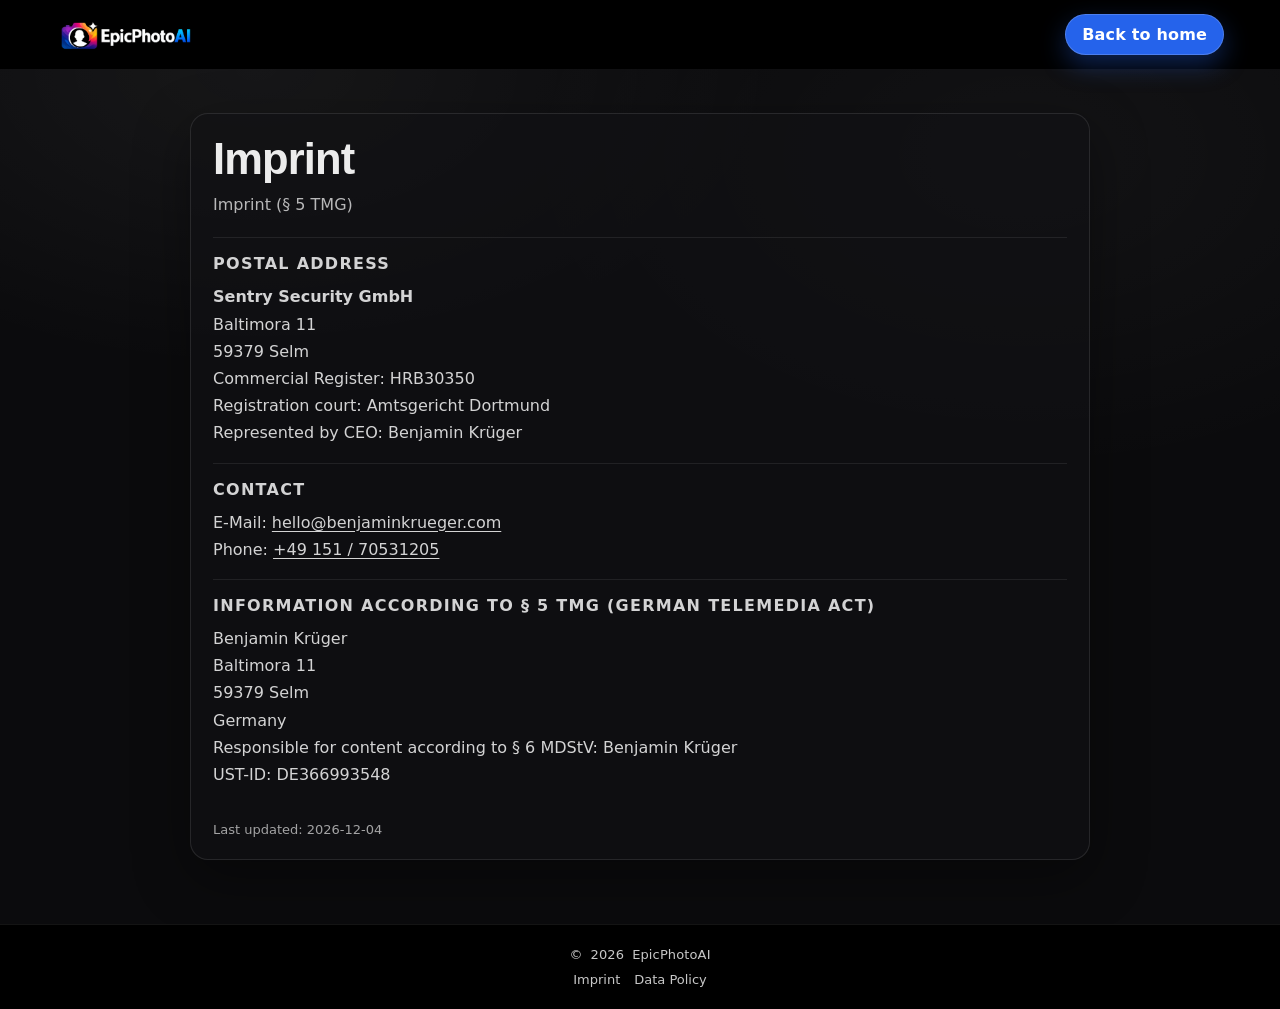
<file: imprint.html>
<!doctype html>
<html lang="en">
  <head>
    <meta charset="utf-8" />
    <meta name="viewport" content="width=device-width, initial-scale=1" />
    <title>Imprint • EpicPhotoAI</title>
    <link rel="stylesheet" href="./styles.css" />
  </head>
  <body>
    <header class="siteHeader">
      <nav class="siteHeader__inner" aria-label="Primary">
        <a class="siteHeader__logoLink" href="./index.html" aria-label="Home">
          <img
            class="siteHeader__logo"
            src="./assets/logo_v2_200.png"
            alt="EpicPhotoAI logo"
            onerror="this.onerror=null;this.src='./assets/logo.svg';"
          />
        </a>
        <div class="siteHeader__nav">
          <a class="btnPrimary" href="./index.html">Back to home</a>
        </div>
      </nav>
    </header>

    <main class="legalPage">
      <div class="legalPage__inner">
        <h1 class="legalPage__title">Imprint</h1>
        <p class="legalPage__lead">Imprint (§ 5 TMG)</p>

        <section class="legalPage__section" aria-label="Provider information">
          <h2 class="legalPage__heading">Postal address</h2>
          <p class="legalPage__text">
            <strong>Sentry Security GmbH</strong><br />
            Baltimora 11<br />
            59379 Selm
          </p>
          <p class="legalPage__text">
            Commercial Register: HRB30350<br />
            Registration court: Amtsgericht Dortmund
          </p>
          <p class="legalPage__text">Represented by CEO: Benjamin Krüger</p>
        </section>

        <section class="legalPage__section" aria-label="Contact">
          <h2 class="legalPage__heading">Contact</h2>
          <p class="legalPage__text">
            E-Mail:
            <a href="mailto:hello@benjaminkrueger.com">hello@benjaminkrueger.com</a><br />
            Phone: <a href="tel:+4915170531205">+49 151 / 70531205</a>
          </p>
        </section>

        <section class="legalPage__section" aria-label="Information according to § 5 TMG">
          <h2 class="legalPage__heading">
            Information according to § 5 TMG (German Telemedia Act)
          </h2>
          <p class="legalPage__text">
            Benjamin Krüger<br />
            Baltimora 11<br />
            59379 Selm<br />
            Germany
          </p>
          <p class="legalPage__text">
            Responsible for content according to § 6 MDStV: Benjamin Krüger
          </p>
          <p class="legalPage__text">UST-ID: DE366993548</p>
        </section>

        <p class="legalPage__meta">
          Last updated: <span id="js-updated"></span>
        </p>
      </div>
    </main>

    <footer class="siteFooter" aria-label="Footer">
      <div class="siteFooter__inner">
        <div class="siteFooter__brand">
          <span class="siteFooter__copyright">©</span>
          <span id="js-year" class="siteFooter__year" aria-label="Current year"></span>
          <span class="siteFooter__name">EpicPhotoAI</span>
        </div>
        <nav class="siteFooter__links" aria-label="Legal">
          <a class="siteFooter__link" href="./imprint.html" aria-current="page">Imprint</a>
          <a class="siteFooter__link" href="./data-policy.html">Data Policy</a>
        </nav>
      </div>
    </footer>

    <script src="./js/site.js" defer></script>
  </body>
</html>
</file>
<file: styles.css>
/* Base */
:root {
  --bg: #0b0b0d;
  --text: rgba(255, 255, 255, 0.92);
  --muted: rgba(255, 255, 255, 0.7);
  --muted2: rgba(255, 255, 255, 0.6);
  --card: rgba(34, 34, 38, 0.78);
  --card-border: rgba(255, 255, 255, 0.12);
  --input: rgba(28, 28, 32, 0.65);
  --input-border: rgba(255, 255, 255, 0.18);
  --shadow: 0 30px 90px rgba(0, 0, 0, 0.55);
  --radius: 18px;
  --primary: #2563eb;
  --header-h: 108px;
  --hero-overlap: 140px;
}

* {
  box-sizing: border-box;
}

html,
body {
  height: 100%;
}

body {
  margin: 0;
  background: var(--bg);
  color: var(--text);
  font-family: ui-sans-serif, system-ui, -apple-system, Segoe UI, Roboto, Helvetica,
    Arial, "Apple Color Emoji", "Segoe UI Emoji";
}

a {
  color: inherit;
  text-underline-offset: 3px;
}

/* Header */
.siteHeader {
  position: sticky;
  top: 0;
  z-index: 10;
  background: #000;
}

.siteHeader__inner {
  display: flex;
  align-items: center;
  justify-content: space-between;
  max-width: 1200px;
  margin: 0 auto;
  padding: 14px 16px;
}

.siteHeader__logoLink {
  display: inline-flex;
  align-items: center;
  gap: 10px;
  text-decoration: none;
}

.siteHeader__logo {
  height: 40px;
  width: auto;
  display: block;
}

.siteHeader__nav {
  display: flex;
  align-items: center;
  justify-content: flex-end;
  gap: 14px;
}

.siteHeader__link {
  display: inline-flex;
  align-items: center;
  justify-content: center;
  padding: 10px 10px;
  border-radius: 999px;
  text-decoration: none;
  font-weight: 650;
  letter-spacing: 0.01em;
  color: rgba(255, 255, 255, 0.85);
}

.siteHeader__link:hover {
  color: rgba(255, 255, 255, 0.95);
  text-decoration: underline;
}

.siteHeader__link:focus-visible {
  outline: 3px solid rgba(37, 99, 235, 0.55);
  outline-offset: 3px;
}

.btnPrimary {
  display: inline-flex;
  align-items: center;
  justify-content: center;
  padding: 10px 16px;
  border-radius: 999px;
  border: 1px solid rgba(255, 255, 255, 0.18);
  background: var(--primary);
  color: #fff;
  font-weight: 650;
  text-decoration: none;
  letter-spacing: 0.01em;
  box-shadow: 0 10px 26px rgba(37, 99, 235, 0.35);
}

.btnPrimary:hover {
  background: #1d4ed8;
}

.btnPrimary:focus-visible {
  outline: 3px solid rgba(37, 99, 235, 0.55);
  outline-offset: 3px;
}

/* Teaser layout */
.teaser {
  position: relative;
  min-height: calc(100vh - var(--header-h));
  overflow: visible;
}

.teaser__media {
  position: absolute;
  inset: 0;
  overflow: hidden;
}

.teaser__cols {
  position: absolute;
  inset: 0;
  padding: 18px;
  padding-top: 0;
  display: grid;
  --teaser-cols: 3;
  grid-template-columns: repeat(var(--teaser-cols), minmax(0, 1fr));
  --teaser-tile-gap: 12px;
  gap: 12px;
}

.teaser__col {
  overflow: hidden;
  border-radius: 10px;
}

.teaser__colStack {
  display: flex;
  flex-direction: column;
  gap: var(--teaser-tile-gap);
  padding: 0 0 var(--teaser-tile-gap) 0;
  transform: translateY(0);
  will-change: transform;
}

.teaser__tile {
  width: 100%;
  height: auto;
  display: block;
  aspect-ratio: 9 / 16;
  object-fit: cover;
  border-radius: 8px;
  filter: saturate(0.95) contrast(1.05);
}

.teaser__overlay {
  position: absolute;
  inset: 0;
  /* radial-gradient(1100px 700px at 50% 30%, rgba(0, 0, 0, 0.15), rgba(0, 0, 0, 0.72)),
    rgba(0, 0, 0, 0.22);*/
  background:
    radial-gradient(1100px 700px at 50% 10%, rgba(0, 0, 0, 0), rgba(0, 0, 0, 0.8));
  backdrop-filter: blur(0.5px);
}

.teaser__content {
  position: relative;
  z-index: 1;
  min-height: calc(100vh - var(--header-h));
  padding: 56px 16px calc(70px + var(--hero-overlap));
  display: flex;
  flex-direction: column;
  align-items: center;
  justify-content: center;
  gap: 22px;
  text-align: center;
}

.teaser__headline {
  margin: 0;
  font-family: Arial, Helvetica, sans-serif;
  font-weight: 700;
  letter-spacing: -0.02em;
  line-height: 1.05;
  font-size: clamp(44px, 6vw, 80px);
  text-shadow:
    0 2px 2px rgba(0, 0, 0, 0.85),
    0 10px 26px rgba(0, 0, 0, 0.75),
    0 28px 70px rgba(0, 0, 0, 0.72);
}

/* Hero overlap card */
.teaserDemo {
  /* Match the same max width as `.styles__inner` */
  width: min(100%, 1200px);

  /* Scale internal layout up to fit the wider container */
  --teaserDemo-arrow-w: clamp(156px, 15vw, 220px);
  --teaserDemo-steps-mid-w: clamp(190px, 22vw, 280px);

  margin: 0 auto;
  padding: 18px 18px 20px;
  background: linear-gradient(180deg, rgba(20, 20, 24, 0.88), rgba(10, 10, 12, 0.72));
  color: rgba(255, 255, 255, 0.92);
  border-radius: 26px;
  box-shadow: 0 35px 120px rgba(0, 0, 0, 0.6);
  border: 1px solid rgba(255, 255, 255, 0.14);
  position: relative;
  z-index: 3;
  transform: translateY(var(--hero-overlap));
  backdrop-filter: blur(10px);
  isolation: isolate;

  display: grid;
  grid-template-columns: minmax(0, 1fr) var(--teaserDemo-arrow-w) minmax(0, 1fr);
  grid-template-areas:
    "steps steps steps"
    "before arrow after";
  justify-content: center;
  gap: 16px 18px;
}

.teaserDemo__steps {
  grid-area: steps;
  counter-reset: teaserStep;
  list-style: none;
  padding: 0;
  margin: 0;
  display: grid;
  grid-template-columns: repeat(3, minmax(0, 1fr));
  align-items: stretch;
  gap: 10px;
  position: relative;
}

.teaserDemo__steps::before {
  content: "";
  position: absolute;
  left: 10%;
  right: 10%;
  top: 32px;
  height: 2px;
  border-radius: 999px;
  background: linear-gradient(
    90deg,
    rgba(37, 99, 235, 0.4),
    rgba(124, 58, 237, 0.36),
    rgba(22, 163, 74, 0.32)
  );
}

.teaserDemo::after {
  /* Removed background panel "box" behind the demo */
  content: none;
}

.teaserDemo__step {
  counter-increment: teaserStep;
  display: flex;
  flex-direction: column;
  align-items: center;
  justify-content: flex-start;
  gap: 8px;
  font-weight: 650;
  font-size: 18px;
  line-height: 1.15;
  letter-spacing: 0.01em;
  color: rgba(255, 255, 255, 0.92);
  padding: 12px 10px 12px;
  border-radius: 14px;
  background: transparent;
  border: 0;
  max-width: 100%;
  text-align: center;
  position: relative;
  z-index: 1; /* keep above connector line */
}

.teaserDemo__step::before {
  content: counter(teaserStep);
  width: 42px;
  height: 42px;
  border-radius: 999px;
  display: grid;
  place-items: center;
  background: rgba(255, 255, 255, 0.08);
  border: 1px solid rgba(255, 255, 255, 0.18);
  box-shadow:
    0 10px 24px rgba(0, 0, 0, 0.35),
    inset 0 1px 0 rgba(255, 255, 255, 0.22);
  color: rgba(255, 255, 255, 0.92);
  font-size: 16px;
  font-weight: 800;
  letter-spacing: 0.02em;
}

.teaserDemo__stepIcon {
  display: none;
}

.teaserDemo__stepIcon svg {
  display: none;
}

.teaserDemo__steps > .teaserDemo__step:nth-child(1)::before {
  background:
    radial-gradient(90% 90% at 30% 20%, rgba(37, 99, 235, 0.75), rgba(37, 99, 235, 0.2)),
    linear-gradient(180deg, rgba(255, 255, 255, 0.12), rgba(255, 255, 255, 0.06));
  border-color: rgba(37, 99, 235, 0.55);
  box-shadow:
    0 16px 36px rgba(37, 99, 235, 0.25),
    0 10px 26px rgba(0, 0, 0, 0.28),
    inset 0 1px 0 rgba(255, 255, 255, 0.24);
}

.teaserDemo__steps > .teaserDemo__step:nth-child(2)::before {
  background:
    radial-gradient(90% 90% at 30% 20%, rgba(124, 58, 237, 0.7), rgba(124, 58, 237, 0.2)),
    linear-gradient(180deg, rgba(255, 255, 255, 0.12), rgba(255, 255, 255, 0.06));
  border-color: rgba(124, 58, 237, 0.55);
  box-shadow:
    0 16px 36px rgba(124, 58, 237, 0.23),
    0 10px 26px rgba(0, 0, 0, 0.28),
    inset 0 1px 0 rgba(255, 255, 255, 0.24);
}

.teaserDemo__steps > .teaserDemo__step:nth-child(3)::before {
  background:
    radial-gradient(90% 90% at 30% 20%, rgba(22, 163, 74, 0.68), rgba(22, 163, 74, 0.2)),
    linear-gradient(180deg, rgba(255, 255, 255, 0.12), rgba(255, 255, 255, 0.06));
  border-color: rgba(22, 163, 74, 0.55);
  box-shadow:
    0 16px 36px rgba(22, 163, 74, 0.22),
    0 10px 26px rgba(0, 0, 0, 0.28),
    inset 0 1px 0 rgba(255, 255, 255, 0.24);
}

.teaserDemo__stepText {
  font-size: 18px;
  font-weight: 700;
  letter-spacing: 0.01em;
  color: rgba(255, 255, 255, 0.94);
  text-shadow: 0 2px 10px rgba(0, 0, 0, 0.45);
}

.teaserDemo__figure {
  position: relative;
  z-index: 1;
  margin: 0;
  width: 100%;
  max-width: none;
  justify-self: stretch;
}

.teaserDemo__figure--before {
  grid-area: before;
  z-index: 8; /* keep "before" above the "after" stack when they overlap */
  padding: 18px 16px 16px;
  display: flex;
  flex-direction: column;
  justify-content: center;
}

.teaserDemo__figure--before .teaserDemo__img {
  width: 70%;
  margin: 0 auto;
}

.teaserDemo__figure--after {
  grid-area: after;
  z-index: 4;
  padding: 18px 16px 16px;
}

.teaserDemo__img {
  width: 100%;
  display: block;
  border-radius: 18px;
  border: 1px solid rgba(255, 255, 255, 0.14);
  background: rgba(0, 0, 0, 0.28);
  box-shadow: 0 22px 70px rgba(0, 0, 0, 0.45);
  aspect-ratio: 1 / 1;
  object-fit: cover;
}

.teaserDemo__caption {
  margin: 10px 0 0;
  font-size: 14px;
  font-weight: 650;
  letter-spacing: 0.02em;
  color: rgba(255, 255, 255, 0.72);
  text-align: center;
}

.teaserDemo__arrow {
  grid-area: arrow;
  position: relative;
  z-index: 20; /* always above images */
  padding: 18px 0 16px;
  width: var(--teaserDemo-arrow-w);
  align-self: center;
  justify-self: center;
  filter: drop-shadow(0 12px 26px rgba(37, 99, 235, 0.25));
}

.teaserDemo__arrowImg {
  width: 100%;
  height: auto;
  display: block;
  padding-right: 20px;
}

.teaserDemo__afterSlider {
  position: relative;
  width: 100%;
  aspect-ratio: 1 / 1;
  overflow: visible;
  isolation: isolate;
}

.teaserDemo__afterViewport {
  position: absolute;
  inset: 0;
  z-index: 3;
  overflow: hidden;
  border-radius: 18px;
  border: 1px solid rgba(255, 255, 255, 0.14);
  background: rgba(0, 0, 0, 0.28);
  box-shadow: 0 22px 70px rgba(0, 0, 0, 0.45);
}

.teaserDemo__afterBackWrap {
  position: absolute;
  width: 60%;
  height: 60%;
  z-index: 1;
  pointer-events: none;
  border-radius: 16px;
  box-shadow: 0 16px 44px rgba(0, 0, 0, 0.16);
  overflow: hidden;
  transform-origin: center;
}

.teaserDemo__afterBackWrap::after {
  content: "";
  position: absolute;
  inset: 0;
  background: rgba(0, 0, 0, 0.38);
  z-index: 2;
}

.teaserDemo__afterBack {
  position: absolute;
  inset: 0;
  width: 100%;
  height: 100%;
  z-index: 1;
  border-radius: 16px;
  border: 0;
  box-shadow: none;
  opacity: 1;
  filter: none;
}

.teaserDemo__afterBackWrap--a {
  left: -22%;
  top: 12%;
  transform: rotate(-6deg);
}

.teaserDemo__afterBackWrap--b {
  left: -12%;
  top: 30%;
  transform: rotate(6deg);
}

.teaserDemo__afterTrack {
  height: 100%;
  display: flex;
  transform: translateX(0%);
  will-change: transform;
  transition: transform 650ms cubic-bezier(0.2, 0.8, 0.2, 1);
}

.teaserDemo__afterSlide {
  flex: 0 0 100%;
  width: 100%;
  height: 100%;
  object-fit: cover;
  object-position: center;
  border: 0;
  border-radius: 0;
  box-shadow: none;
  /* Ensure the image fits the viewport cleanly (no rotate/scale). */
  transform: none;
  backface-visibility: hidden;
  -webkit-backface-visibility: hidden;
}

/* Responsive tweaks */
@media (max-width: 720px) {
  :root {
    --hero-overlap: 110px;
  }

  .teaserDemo {
    /* Keep the arrow visible + readable without squeezing images too much */
    --teaserDemo-arrow-w: clamp(56px, 12vw, 92px);
  }

  .teaser__cols {
    /* JS sets --teaser-cols; keep layout comfortable */
    padding: 16px;
    gap: 10px;
    --teaser-tile-gap: 10px;
  }

  .teaserDemo {
    padding: 16px 14px 18px;
    grid-template-columns: minmax(0, 1fr) var(--teaserDemo-arrow-w) minmax(0, 1fr);
    grid-template-areas:
      "steps steps steps"
      "before arrow after";
    gap: 12px 8px;
  }

  .teaserDemo::after {
    grid-column: 1;
    grid-row: 2 / -1;
  }

  .teaserDemo__steps {
    grid-template-columns: repeat(3, minmax(0, 1fr));
    gap: 8px;
  }

  .teaserDemo__steps::before {
    left: 8%;
    right: 8%;
    top: 24px;
  }

  .teaserDemo__step {
    font-size: 15px;
    padding: 0;
  }

  .teaserDemo__stepIcon {
    display: none;
  }

  .teaserDemo__stepIcon svg {
    display: none;
  }

  .teaserDemo__step::before {
    width: 30px;
    height: 30px;
    font-size: 13px;
  }

  .teaserDemo__stepText {
    font-size: 14px;
  }

  .teaserDemo__figure--before,
  .teaserDemo__figure--after {
    padding: 12px 10px 10px;
  }

  .teaserDemo__figure--before .teaserDemo__img {
    width: 70%;
  }

  .teaserDemo__arrow {
    display: block;
    padding: 10px 0 8px;
    pointer-events: none;
  }

  .teaserDemo__arrowImg {
    padding-right: 0;
  }
}

@media (max-width: 420px) {
  :root {
    --hero-overlap: 90px;
  }

  .teaser__cols {
    padding: 14px;
    gap: 10px;
    --teaser-tile-gap: 10px;
  }

  .teaser__content {
    padding-top: 46px;
  }

  .teaserDemo__steps {
    grid-template-columns: 1fr;
  }

  .teaserDemo__steps::before {
    content: none;
  }

  .teaserDemo__step {
    flex-direction: row;
    justify-content: flex-start;
    text-align: left;
    gap: 10px;
    padding: 6px 6px;
  }

  .teaserDemo__figure--before,
  .teaserDemo__figure--after {
    padding: 10px 8px 8px;
  }
}

/* Use case section */
.styles {
  position: relative;
  margin-top: calc(-1 * var(--hero-overlap));
  padding: calc(72px + var(--hero-overlap)) 16px 84px;
  background:
    radial-gradient(900px 500px at 15% 0%, rgba(37, 99, 235, 0.12), transparent 56%),
    radial-gradient(820px 520px at 85% 10%, rgba(255, 255, 255, 0.05), transparent 62%),
    linear-gradient(to bottom, rgba(255, 255, 255, 0.02), transparent 55%);
  border-top: 1px solid rgba(255, 255, 255, 0.06);
}

.styles__inner {
  max-width: 1200px;
  margin: 0 auto;
}

.styles__header {
  max-width: 820px;
  margin: 0 auto 26px;
  text-align: center;
}

.styles__headline {
  margin: 0 0 10px;
  font-family: Arial, Helvetica, sans-serif;
  font-weight: 700;
  letter-spacing: -0.02em;
  line-height: 1.1;
  font-size: clamp(28px, 3.4vw, 44px);
}

.styles__subhead {
  margin: 0;
  color: var(--muted);
  font-size: 18px;
  line-height: 1.55;
}

.styles__filters {
  margin: 16px auto 0;
  max-width: 980px;
  display: flex;
  flex-wrap: wrap;
  gap: 10px;
  justify-content: center;
}

.styles__filterBtn {
  appearance: none;
  border: 1px solid rgba(255, 255, 255, 0.14);
  background: rgba(255, 255, 255, 0.06);
  color: rgba(255, 255, 255, 0.86);
  border-radius: 999px;
  padding: 9px 12px;
  font-size: 13px;
  font-weight: 650;
  letter-spacing: 0.01em;
  cursor: pointer;
  user-select: none;
}

.styles__filterBtn:hover {
  background: rgba(255, 255, 255, 0.09);
  border-color: rgba(255, 255, 255, 0.2);
}

.styles__filterBtn.is-active {
  background: rgba(37, 99, 235, 0.22);
  border-color: rgba(37, 99, 235, 0.6);
  box-shadow: 0 14px 30px rgba(37, 99, 235, 0.18);
}

.styles__filterBtn:focus-visible {
  outline: 3px solid rgba(37, 99, 235, 0.55);
  outline-offset: 3px;
}

.styles__grid {
  display: grid;
  grid-template-columns: repeat(12, minmax(0, 1fr));
  gap: 14px;
  align-items: start;
}

.styleCard {
  grid-column: span 4;
  display: flex;
  flex-direction: column;
  overflow: hidden;
  border-radius: var(--radius);
  border: 1px solid var(--card-border);
  background: rgba(20, 20, 24, 0.7);
  box-shadow: 0 18px 55px rgba(0, 0, 0, 0.38);
}

.styleCard__media {
  position: relative;
  background: rgba(0, 0, 0, 0.35);
}

.styleCard__img {
  width: 100%;
  display: block;
  aspect-ratio: 4 / 5;
  object-fit: cover;
  filter: saturate(1.04) contrast(1.04);
}

.styleCard__body {
  padding: 14px 14px 16px;
  display: flex;
  flex-direction: column;
  gap: 8px;
}

.styleCard__title {
  margin: 0;
  font-size: 16px;
  font-weight: 720;
  letter-spacing: -0.01em;
}

.styleCard__desc {
  margin: 0;
  color: rgba(255, 255, 255, 0.72);
  font-size: 14px;
  line-height: 1.45;
}

.styleCard__tags {
  list-style: none;
  padding: 0;
  margin: 4px 0 0;
  display: flex;
  flex-wrap: wrap;
  gap: 8px;
}

.styleCard__tag {
  display: inline-flex;
  align-items: center;
  padding: 6px 10px;
  border-radius: 999px;
  border: 1px solid rgba(255, 255, 255, 0.14);
  background: rgba(255, 255, 255, 0.06);
  color: rgba(255, 255, 255, 0.78);
  font-size: 12px;
  letter-spacing: 0.02em;
  white-space: nowrap;
}

.styles__note {
  margin: 18px auto 0;
  max-width: 820px;
  text-align: center;
  color: rgba(255, 255, 255, 0.7);
  font-size: 14px;
  line-height: 1.6;
}

.usecase {
  position: relative;
  margin-top: 0;
  padding: 72px 16px 92px;
  background:
    radial-gradient(900px 500px at 20% 10%, rgba(255, 255, 255, 0.06), transparent 55%),
    radial-gradient(900px 520px at 80% 0%, rgba(255, 255, 255, 0.04), transparent 60%),
    linear-gradient(to bottom, rgba(255, 255, 255, 0.02), transparent 55%);
  border-top: 1px solid rgba(255, 255, 255, 0.06);
}

.usecase__inner {
  max-width: 1200px;
  margin: 0 auto;
}

.usecase__header {
  max-width: 780px;
  margin: 0 auto 26px;
  text-align: center;
}

.usecase__headline {
  margin: 0 0 10px;
  font-family: Arial, Helvetica, sans-serif;
  font-weight: 700;
  letter-spacing: -0.02em;
  line-height: 1.1;
  font-size: clamp(26px, 3.2vw, 40px);
}

.usecase__subhead {
  margin: 0;
  color: var(--muted);
  font-size: 16px;
  line-height: 1.55;
}

.usecase__grid {
  display: grid;
  grid-template-columns: 1fr 1fr;
  gap: 16px;
  align-items: start;
}

.usecase__card {
  margin: 0;
  padding: 14px;
  background: var(--card);
  border: 1px solid var(--card-border);
  border-radius: var(--radius);
  box-shadow: 0 18px 55px rgba(0, 0, 0, 0.38);
}

.usecase__label {
  display: inline-flex;
  align-items: center;
  gap: 8px;
  margin: 0 0 10px;
  color: var(--muted2);
  font-size: 13px;
  letter-spacing: 0.12em;
  text-transform: uppercase;
}

.usecase__image {
  width: 100%;
  display: block;
  border-radius: calc(var(--radius) - 8px);
  border: 1px solid rgba(255, 255, 255, 0.1);
  background: rgba(0, 0, 0, 0.35);
  aspect-ratio: 4 / 5;
  object-fit: cover;
}

.usecase__pitch {
  margin: 0 0 12px;
  color: rgba(255, 255, 255, 0.84);
  font-size: 15px;
  line-height: 1.55;
}

.usecase__bullets {
  margin: 0;
  padding-left: 18px;
  display: grid;
  gap: 10px;
  color: rgba(255, 255, 255, 0.78);
  font-size: 18px;
  line-height: 1.5;
}

.usecase__bullets strong {
  color: rgba(255, 255, 255, 0.92);
  font-weight: 760;
}

.usecase__heartIcon {
  display: inline-block;
  width: 1em;
  height: 1em;
  margin-right: 0.4em;
  vertical-align: -0.12em;
  color: rgba(255, 84, 132, 0.95);
}

.usecase__bullets li {
  padding-bottom: 30px;
}

.usecase__selling {
  align-self: center;
  padding: 6px 4px;
}

.usecase__phone {
  display: flex;
  align-items: center;
  justify-content: center;
  padding: 4px 0;
}

/* Usecase before/after overlay (small) */
.usecaseVisual {
  position: relative;
  width: min(100%, 420px);
  margin: 0 auto;
  /* Create room for the "before" thumb while still allowing overlap */
  padding-left: clamp(22px, 7vw, 92px);
}

.usecaseVisual__main {
  position: relative;
  z-index: 1;
}

.usecaseVisual__before {
  position: absolute;
  left: 0;
  top: clamp(30px, 7vw, 86px);
  width: clamp(88px, 18vw, 140px);
  aspect-ratio: 4 / 5;
  height: auto;
  object-fit: cover;
  border-radius: 18px;
  border: 1px solid rgba(255, 255, 255, 0.16);
  background: rgba(0, 0, 0, 0.25);
  box-shadow: 0 28px 80px rgba(0, 0, 0, 0.55);
  transform: translateX(-18px) rotate(-4deg);
  z-index: 2;
  pointer-events: none;
}

.usecaseVisual__arrow {
  position: absolute;
  left: clamp(72px, 16vw, 122px);
  top: clamp(58px, 11vw, 112px);
  width: clamp(40px, 8vw, 64px);
  height: auto;
  opacity: 0.95;
  filter: drop-shadow(0 14px 28px rgba(0, 0, 0, 0.55));
  transform: rotate(-8deg) scale(2);
  z-index: 2;
  pointer-events: none;
}

/* Variant: place "before" on the right (used in Social Media section) */
.usecaseVisual--beforeRight {
  padding-left: 0;
  padding-right: clamp(22px, 7vw, 92px);
}

.usecaseVisual--beforeRight .usecaseVisual__before {
  left: auto;
  right: 0;
  transform: translateX(18px) rotate(4deg);
}

.usecaseVisual--beforeRight .usecaseVisual__arrow {
  left: auto;
  right: clamp(72px, 16vw, 122px);
  transform: rotate(8deg) scaleX(-1) scale(2);
}

/* Personal branding preview gallery */
.brandGallery {
  width: min(100%, 360px);
  margin: 0 auto;
  padding: 14px;
  border-radius: 28px;
  background: linear-gradient(180deg, rgba(255, 255, 255, 0.12), rgba(255, 255, 255, 0.03));
  border: 1px solid rgba(255, 255, 255, 0.16);
  box-shadow: 0 30px 90px rgba(0, 0, 0, 0.55);
}

.brandGallery__top {
  display: flex;
  align-items: center;
  justify-content: space-between;
  gap: 10px;
  margin: 0 0 12px;
}

.brandGallery__pill {
  display: inline-flex;
  align-items: center;
  padding: 7px 10px;
  border-radius: 999px;
  border: 1px solid rgba(255, 255, 255, 0.18);
  background: rgba(255, 255, 255, 0.07);
  color: rgba(255, 255, 255, 0.9);
  font-size: 12px;
  font-weight: 720;
  letter-spacing: 0.06em;
  text-transform: uppercase;
}

.brandGallery__topText {
  color: rgba(255, 255, 255, 0.72);
  font-size: 13px;
  letter-spacing: 0.02em;
  white-space: nowrap;
}

.brandGallery__grid {
  display: grid;
  grid-template-columns: repeat(2, minmax(0, 1fr));
  gap: 10px;
}

.brandGallery__img {
  width: 100%;
  display: block;
  aspect-ratio: 4 / 5;
  object-fit: cover;
  border-radius: 18px;
  border: 1px solid rgba(255, 255, 255, 0.1);
  background: rgba(0, 0, 0, 0.35);
}

/* Phone outcome mock */
.phoneMock {
  --pm-radius: 56px;
  --pm-screen-radius: 44px;
  --pm-bezel: #0b0b0d;
  --pm-frame: rgba(255, 255, 255, 0.14);

  width: min(100%, 360px);
  margin: 0 auto;
  aspect-ratio: 390 / 844;
  border-radius: var(--pm-radius);
  padding: 12px;
  position: relative;

  background: linear-gradient(180deg, rgba(255, 255, 255, 0.12), rgba(255, 255, 255, 0.03));
  border: 1px solid rgba(255, 255, 255, 0.16);
  box-shadow: 0 30px 90px rgba(0, 0, 0, 0.55);
}

.phoneMock::before,
.phoneMock::after {
  content: "";
  position: absolute;
  width: 9px;
  border-radius: 10px;
  background: rgba(0, 0, 0, 0.55);
  filter: blur(0.1px);
}

.phoneMock::before {
  left: -7px;
  top: 28%;
  height: 78px;
}

.phoneMock::after {
  right: -7px;
  top: 34%;
  height: 116px;
}

.phoneMock__screen {
  height: 100%;
  border-radius: var(--pm-screen-radius);
  overflow: hidden;
  position: relative;
  border: 1px solid rgba(0, 0, 0, 0.22);
  box-shadow:
    inset 0 0 0 10px var(--pm-bezel),
    inset 0 0 0 11px rgba(255, 255, 255, 0.04);
}

.phoneMock__notch {
  position: absolute;
  top: 0px;
  left: 50%;
  transform: translateX(-50%);
  width: 52%;
  height: 34px;
  border-radius: 0 0 20px 20px;
  background: rgba(0, 0, 0, 0.88);
  z-index: 5;
}

.phoneMock__topbar {
  height: 104px;
  display: flex;
  align-items: flex-start;
  justify-content: center;
  padding-top: 34px;
  background: linear-gradient(180deg, #ff4d5b, #ff6a4a);
  position: relative;
  z-index: 2;
}

.phoneMock__brand {
  display: inline-flex;
  align-items: center;
  gap: 10px;
  color: rgba(255, 255, 255, 0.98);
  text-shadow: 0 2px 10px rgba(0, 0, 0, 0.25);
  user-select: none;
}

.phoneMock__brandText {
  font-weight: 780;
  letter-spacing: -0.02em;
  font-size: 34px;
  line-height: 1;
}

.phoneMock__brandIcon {
  display: block;
  color: rgba(255, 255, 255, 0.98);
}

.phoneMock__photoWrap {
  position: absolute;
  inset: 104px 0 0 0;
  z-index: 1;
}

.phoneMock__likeBubbles {
  position: absolute;
  inset: 0;
  z-index: 2;
  pointer-events: none;
}

.phoneMock__likeBubble {
  position: absolute;
  bottom: 120px;
  height: 42px;
  padding: 0 18px;
  min-width: 92px;
  display: grid;
  place-items: center;
  border-radius: 999px;
  font-weight: 860;
  letter-spacing: 0.06em;
  font-size: 13px;
  color: rgba(255, 255, 255, 0.98);
  text-transform: uppercase;
  background: linear-gradient(180deg, rgba(246, 87, 79, 0.98), rgba(246, 87, 79, 0.86));
  border: 1px solid rgba(255, 255, 255, 0.22);
  box-shadow:
    0 18px 44px rgba(0, 0, 0, 0.33),
    inset 0 1px 0 rgba(255, 255, 255, 0.22);
  opacity: 0;
  transform: translateY(18px);
  animation: likeBubbleRise 2.8s linear infinite;
  will-change: transform, opacity;
}

.phoneMock__likeBubble--a {
  left: 20%;
  animation-delay: 0ms;
}

.phoneMock__likeBubble--b {
  left: 54%;
  animation-delay: 380ms;
}

.phoneMock__likeBubble--c {
  left: 34%;
  animation-delay: 760ms;
}

@keyframes likeBubbleRise {
  0% {
    opacity: 0;
    transform: translateY(18px);
  }
  8% {
    opacity: 1;
    transform: translateY(0px);
  }
  72% {
    opacity: 1;
    transform: translateY(-120px);
  }
  100% {
    opacity: 0;
    transform: translateY(-170px);
  }
}

@media (prefers-reduced-motion: reduce) {
  .phoneMock__likeBubbles {
    display: none;
  }
}

.phoneMock__photo {
  width: 100%;
  height: 100%;
  display: block;
  object-fit: cover;
  filter: saturate(1.03) contrast(1.03);
}

.phoneMock__slider {
  position: absolute;
  inset: 0;
  overflow: hidden;
  touch-action: pan-y;
  user-select: none;
  cursor: grab;
}

.phoneMock__slider.is-dragging {
  cursor: grabbing;
}

.phoneMock__sliderImg {
  position: absolute;
  inset: 0;
  width: 100%;
  height: 100%;
  display: block;
  object-fit: cover;
  filter: saturate(1.03) contrast(1.03);
}

.phoneMock__sliderImg--current {
  will-change: transform;
  transform: translateX(0);
  filter: saturate(1.03) contrast(1.03) drop-shadow(-10px 0 22px rgba(0, 0, 0, 0.22));
}

.phoneMock__slider.is-animating .phoneMock__sliderImg--current {
  transition: transform 220ms cubic-bezier(0.2, 0.8, 0.2, 1);
}

.phoneMock__card {
  position: absolute;
  left: 14px;
  right: 14px;
  bottom: 16px;
  border-radius: 20px;
  overflow: hidden;
  background: rgba(255, 255, 255, 0.96);
  box-shadow: 0 18px 46px rgba(0, 0, 0, 0.25);
  z-index: 3;
  color: rgba(17, 24, 39, 0.92);
}

.phoneMock__cardBody {
  padding: 16px 16px 14px;
}

.phoneMock__nameRow {
  font-size: 30px;
  line-height: 1.05;
  letter-spacing: -0.02em;
  margin: 0 0 6px;
}

.phoneMock__name {
  font-weight: 820;
}

.phoneMock__age {
  font-weight: 650;
  color: rgba(17, 24, 39, 0.72);
}

.phoneMock__bio {
  margin: 0;
  font-size: 15px;
  line-height: 1.35;
  color: rgba(17, 24, 39, 0.7);
}

.phoneMock__actions {
  display: flex;
  align-items: center;
  justify-content: space-around;
  padding: 12px 10px;
  border-top: 1px solid rgba(17, 24, 39, 0.12);
  background: rgba(255, 255, 255, 0.98);
}

.phoneMock__action {
  width: 44px;
  height: 44px;
  display: grid;
  place-items: center;
}

.phoneMock__action svg {
  display: block;
}

.phoneMock__action--rewind {
  color: #f7b500;
}

.phoneMock__action--nope {
  color: #ef4444;
}

.phoneMock__action--like {
  color: #22c55e;
}

.phoneMock__action--super {
  color: #3b82f6;
}

/* Instagram-style phone mock (Social Media section) */
.phoneMock--ig .phoneMock__screen {
  background: #ffffff;
  color: rgba(17, 24, 39, 0.92);
}

.phoneMock--ig .phoneMock__notch {
  background: rgba(0, 0, 0, 0.92);
}

.igMock__topbar {
  height: 96px;
  padding: 36px 14px 10px;
  display: grid;
  grid-template-columns: 36px 1fr 72px;
  align-items: center;
  gap: 8px;
  background: rgba(255, 255, 255, 0.98);
  border-bottom: 1px solid rgba(15, 23, 42, 0.08);
  position: relative;
  z-index: 2;
}

.igMock__icon {
  width: 32px;
  height: 32px;
  display: grid;
  place-items: center;
  color: rgba(17, 24, 39, 0.9);
}

.igMock__logo {
  justify-self: center;
  font-size: 26px;
  line-height: 1;
  letter-spacing: -0.02em;
  font-weight: 700;
  color: rgba(17, 24, 39, 0.92);
  font-family: "Segoe Script", "Brush Script MT", cursive;
  user-select: none;
}

.igMock__actions {
  justify-self: end;
  display: inline-flex;
  align-items: center;
  gap: 12px;
  color: rgba(17, 24, 39, 0.9);
}

.igMock__action {
  width: 32px;
  height: 32px;
  display: grid;
  place-items: center;
}

.igMock__content {
  position: absolute;
  inset: 96px 0 70px 0;
  overflow: auto;
  -webkit-overflow-scrolling: touch;
  scrollbar-width: none;
  background: #fff;
}

.igMock__content::-webkit-scrollbar {
  display: none;
}

.igMock__stories {
  padding: 12px 12px 10px;
  display: flex;
  gap: 10px;
  overflow: hidden;
  border-bottom: 1px solid rgba(15, 23, 42, 0.06);
}

.igMock__story {
  width: 56px;
  flex: 0 0 auto;
  display: grid;
  gap: 6px;
  justify-items: center;
}

.igMock__avatar {
  width: 46px;
  height: 46px;
  border-radius: 999px;
  display: grid;
  place-items: center;
  font-weight: 800;
  font-size: 15px;
  color: rgba(17, 24, 39, 0.92);
  background:
    linear-gradient(#ffffff, #ffffff) padding-box,
    conic-gradient(from 180deg, #f58529, #dd2a7b, #8134af, #515bd4, #f58529) border-box;
  border: 2px solid transparent;
  box-shadow: 0 10px 22px rgba(0, 0, 0, 0.08);
}

.igMock__storyName {
  font-size: 10px;
  line-height: 1;
  color: rgba(17, 24, 39, 0.72);
  max-width: 56px;
  overflow: hidden;
  text-overflow: ellipsis;
  white-space: nowrap;
}

.igMock__post {
  padding-bottom: 10px;
  border-bottom: 1px solid rgba(15, 23, 42, 0.06);
}

.igMock__postHeader {
  padding: 10px 12px;
  display: grid;
  grid-template-columns: 34px 1fr 30px;
  align-items: center;
  gap: 10px;
}

.igMock__postAvatar {
  width: 30px;
  height: 30px;
  border-radius: 999px;
  display: grid;
  place-items: center;
  font-weight: 850;
  font-size: 12px;
  color: rgba(17, 24, 39, 0.9);
  background: rgba(15, 23, 42, 0.08);
}

.igMock__postAvatar--alt {
  background: rgba(59, 130, 246, 0.14);
}

.igMock__postMeta {
  display: grid;
  gap: 2px;
}

.igMock__postUser {
  font-weight: 800;
  font-size: 12px;
  color: rgba(17, 24, 39, 0.92);
}

.igMock__postSub {
  font-size: 11px;
  color: rgba(17, 24, 39, 0.62);
}

.igMock__dots {
  justify-self: end;
  letter-spacing: 0.1em;
  color: rgba(17, 24, 39, 0.55);
  font-weight: 800;
}

.igMock__postImg {
  width: 100%;
  aspect-ratio: 1 / 1;
  display: block;
  object-fit: cover;
  background: rgba(0, 0, 0, 0.06);
}

.igMock__postActions {
  padding: 10px 12px 8px;
  display: flex;
  align-items: center;
  gap: 12px;
  color: rgba(17, 24, 39, 0.9);
}

.igMock__postAction {
  width: 30px;
  height: 30px;
  display: grid;
  place-items: center;
}

.igMock__postAction--right {
  margin-left: auto;
}

.igMock__postText {
  padding: 0 12px 10px;
  display: grid;
  gap: 6px;
}

.igMock__likes {
  font-size: 12px;
  color: rgba(17, 24, 39, 0.92);
}

.igMock__caption {
  font-size: 12px;
  line-height: 1.35;
  color: rgba(17, 24, 39, 0.86);
}

.igMock__caption strong {
  font-weight: 850;
}

.igMock__time {
  font-size: 10px;
  letter-spacing: 0.08em;
  color: rgba(17, 24, 39, 0.45);
}

.igMock__bottomNav {
  position: absolute;
  left: 0;
  right: 0;
  bottom: 0;
  height: 70px;
  padding: 0 14px 10px;
  display: flex;
  align-items: flex-end;
  justify-content: space-between;
  background: rgba(255, 255, 255, 0.98);
  border-top: 1px solid rgba(15, 23, 42, 0.08);
  z-index: 3;
}

.igMock__navIcon {
  width: 40px;
  height: 40px;
  display: grid;
  place-items: center;
  color: rgba(17, 24, 39, 0.92);
}

.igMock__navIcon--avatar {
  width: 34px;
  height: 34px;
  border-radius: 999px;
  background: rgba(15, 23, 42, 0.08);
  font-weight: 850;
  font-size: 12px;
}

/* Floating heart "like" animation */
.igMock__likeFx {
  position: absolute;
  inset: 96px 0 70px 0;
  pointer-events: none;
  z-index: 4;
}

.igMock__heart {
  position: absolute;
  right: 16px;
  bottom: 24px;
  width: 30px;
  height: 30px;
  display: grid;
  place-items: center;
  color: rgba(239, 68, 68, 0.98);
  opacity: 0;
  transform: translate3d(0, 12px, 0) scale(0.9);
  filter: drop-shadow(0 14px 26px rgba(0, 0, 0, 0.18));
  animation: igHeartFloat 2.8s ease-in-out infinite;
  will-change: transform, opacity;
}

.igMock__heart--a {
  animation-delay: 0ms;
}

.igMock__heart--b {
  right: 28px;
  bottom: 18px;
  color: rgba(236, 72, 153, 0.98);
  animation-delay: 420ms;
}

.igMock__heart--c {
  right: 22px;
  bottom: 34px;
  color: rgba(248, 113, 113, 0.98);
  animation-delay: 860ms;
}

@keyframes igHeartFloat {
  0% {
    opacity: 0;
    transform: translate3d(0, 12px, 0) scale(0.88);
  }
  14% {
    opacity: 1;
    transform: translate3d(-6px, 0px, 0) scale(1);
  }
  70% {
    opacity: 1;
    transform: translate3d(-24px, -140px, 0) scale(1.04);
  }
  100% {
    opacity: 0;
    transform: translate3d(-34px, -190px, 0) scale(0.92);
  }
}

@media (max-width: 420px) {
  .phoneMock {
    --pm-radius: 52px;
    --pm-screen-radius: 40px;
    padding: 11px;
  }

  .phoneMock__brandText {
    font-size: 32px;
  }

  .phoneMock__nameRow {
    font-size: 28px;
  }
}

@media (max-width: 860px) {
  .styles {
    padding: 56px 16px 72px;
  }

  .styles__filters {
    justify-content: flex-start;
    overflow-x: auto;
    flex-wrap: nowrap;
    padding: 0 2px 6px;
    scrollbar-width: none;
  }

  .styles__filters::-webkit-scrollbar {
    display: none;
  }

  .styles__grid {
    grid-template-columns: repeat(3, minmax(0, 1fr));
    gap: 10px;
  }

  .styleCard {
    grid-column: auto;
    border-radius: 14px;
  }

  .styleCard__body {
    display: none;
  }

  .usecase {
    padding: 56px 16px 72px;
  }

  .usecase__grid {
    grid-template-columns: 1fr;
  }

  .usecaseVisual {
    width: min(100%, 380px);
    padding-left: clamp(18px, 9vw, 86px);
  }

  .usecaseVisual__before {
    transform: translateX(-14px) rotate(-3deg);
  }

  .usecaseVisual--beforeRight {
    padding-left: 0;
    padding-right: clamp(18px, 9vw, 86px);
  }

  .usecaseVisual--beforeRight .usecaseVisual__before {
    transform: translateX(14px) rotate(3deg);
  }
}

@media (prefers-reduced-motion: reduce) {
  .igMock__likeFx {
    display: none;
  }
}

/* Get Started (CTA) */
.getStarted {
  position: relative;
  padding: 64px 16px 72px;
  background:
    radial-gradient(900px 520px at 20% 0%, rgba(37, 99, 235, 0.14), transparent 58%),
    radial-gradient(820px 520px at 85% 10%, rgba(255, 255, 255, 0.05), transparent 62%),
    linear-gradient(to bottom, rgba(255, 255, 255, 0.02), transparent 55%);
  border-top: 1px solid rgba(255, 255, 255, 0.06);
  scroll-margin-top: calc(var(--header-h) + 18px);
}

.getStarted__inner {
  max-width: 1200px;
  margin: 0 auto;
}

.getStarted__card {
  display: flex;
  flex-direction: column;
  align-items: center;
  justify-content: center;
  gap: 18px;
  padding: 18px;
  border-radius: calc(var(--radius) + 6px);
  background: rgba(20, 20, 24, 0.7);
  border: 1px solid rgba(255, 255, 255, 0.12);
  box-shadow: 0 18px 55px rgba(0, 0, 0, 0.38);
  text-align: center;
}

.getStarted__content {
  min-width: 0;
  display: flex;
  flex-direction: column;
  align-items: center;
}

.getStarted__eyebrow {
  margin: 0 0 10px;
  color: rgba(255, 255, 255, 0.68);
  font-size: 12px;
  font-weight: 750;
  letter-spacing: 0.14em;
  text-transform: uppercase;
}

.getStarted__title {
  margin: 0 0 8px;
  font-family: Arial, Helvetica, sans-serif;
  font-weight: 700;
  letter-spacing: -0.02em;
  line-height: 1.1;
  font-size: clamp(24px, 3.1vw, 40px);
}

.getStarted__lead {
  margin: 0 0 12px;
  color: var(--muted);
  font-size: 16px;
  line-height: 1.55;
  max-width: 64ch;
}

.getStarted__steps {
  margin: 0;
  padding-left: 0;
  color: rgba(255, 255, 255, 0.82);
  line-height: 1.6;
  display: grid;
  gap: 6px;
  list-style-position: inside;
}

.getStarted__actions {
  flex: 0 0 auto;
  display: flex;
  align-items: center;
  justify-content: center;
  width: 100%;
}

@media (max-width: 860px) {
  .getStarted__card {
    align-items: stretch;
    gap: 14px;
  }

  .getStarted__actions {
    justify-content: center;
  }
}

/* Footer */
.siteFooter {
  position: relative;
  padding: 22px 16px;
  background: #000;
  border-top: 1px solid rgba(255, 255, 255, 0.08);
}

.siteFooter__inner {
  max-width: 1200px;
  margin: 0 auto;
  display: flex;
  flex-direction: column;
  align-items: center;
  justify-content: center;
  gap: 10px;
  text-align: center;
}

.siteFooter__brand {
  display: inline-flex;
  align-items: center;
  gap: 8px;
  color: rgba(255, 255, 255, 0.78);
  font-size: 13px;
  letter-spacing: 0.01em;
  justify-content: center;
}

.siteFooter__links {
  display: inline-flex;
  align-items: center;
  gap: 14px;
  justify-content: center;
  flex-wrap: wrap;
}

.siteFooter__link {
  color: rgba(255, 255, 255, 0.78);
  text-decoration: none;
  font-size: 13px;
}

.siteFooter__link:hover {
  color: rgba(255, 255, 255, 0.92);
  text-decoration: underline;
}

.siteFooter__link:focus-visible {
  outline: 3px solid rgba(37, 99, 235, 0.55);
  outline-offset: 3px;
  border-radius: 6px;
}

@media (max-width: 560px) {
  .siteFooter__inner {
    gap: 12px;
  }

  .styles__grid {
    grid-template-columns: repeat(3, minmax(0, 1fr));
    gap: 10px;
  }

  .styleCard {
    border-radius: 14px;
  }

  .styleCard__body {
    display: none;
  }
}

/* Legal pages */
.legalPage {
  padding: 44px 16px 64px;
  background:
    radial-gradient(900px 520px at 20% 0%, rgba(255, 255, 255, 0.05), transparent 58%),
    radial-gradient(820px 520px at 80% 10%, rgba(255, 255, 255, 0.035), transparent 62%);
}

.legalPage__inner {
  max-width: 900px;
  margin: 0 auto;
  padding: 22px;
  background: rgba(17, 17, 20, 0.6);
  border: 1px solid rgba(255, 255, 255, 0.1);
  border-radius: var(--radius);
  box-shadow: 0 18px 55px rgba(0, 0, 0, 0.38);
}

.legalPage__title {
  margin: 0 0 8px;
  font-family: Arial, Helvetica, sans-serif;
  font-weight: 700;
  letter-spacing: -0.02em;
  line-height: 1.1;
  font-size: clamp(28px, 3.4vw, 44px);
}

.legalPage__lead {
  margin: 0 0 20px;
  color: var(--muted);
  line-height: 1.6;
}

.legalPage__section {
  padding: 16px 0;
  border-top: 1px solid rgba(255, 255, 255, 0.08);
}

.legalPage__heading {
  margin: 0 0 10px;
  font-size: 16px;
  letter-spacing: 0.08em;
  text-transform: uppercase;
  color: rgba(255, 255, 255, 0.82);
}

.legalPage__text {
  margin: 0;
  color: rgba(255, 255, 255, 0.82);
  line-height: 1.7;
}

.legalPage__list {
  margin: 0;
  padding-left: 18px;
  color: rgba(255, 255, 255, 0.82);
  line-height: 1.7;
}

.legalPage__meta {
  margin: 18px 0 0;
  color: rgba(255, 255, 255, 0.62);
  font-size: 13px;
}

@media (max-width: 520px) {
  .legalPage__inner {
    padding: 18px;
  }
}
</file>
